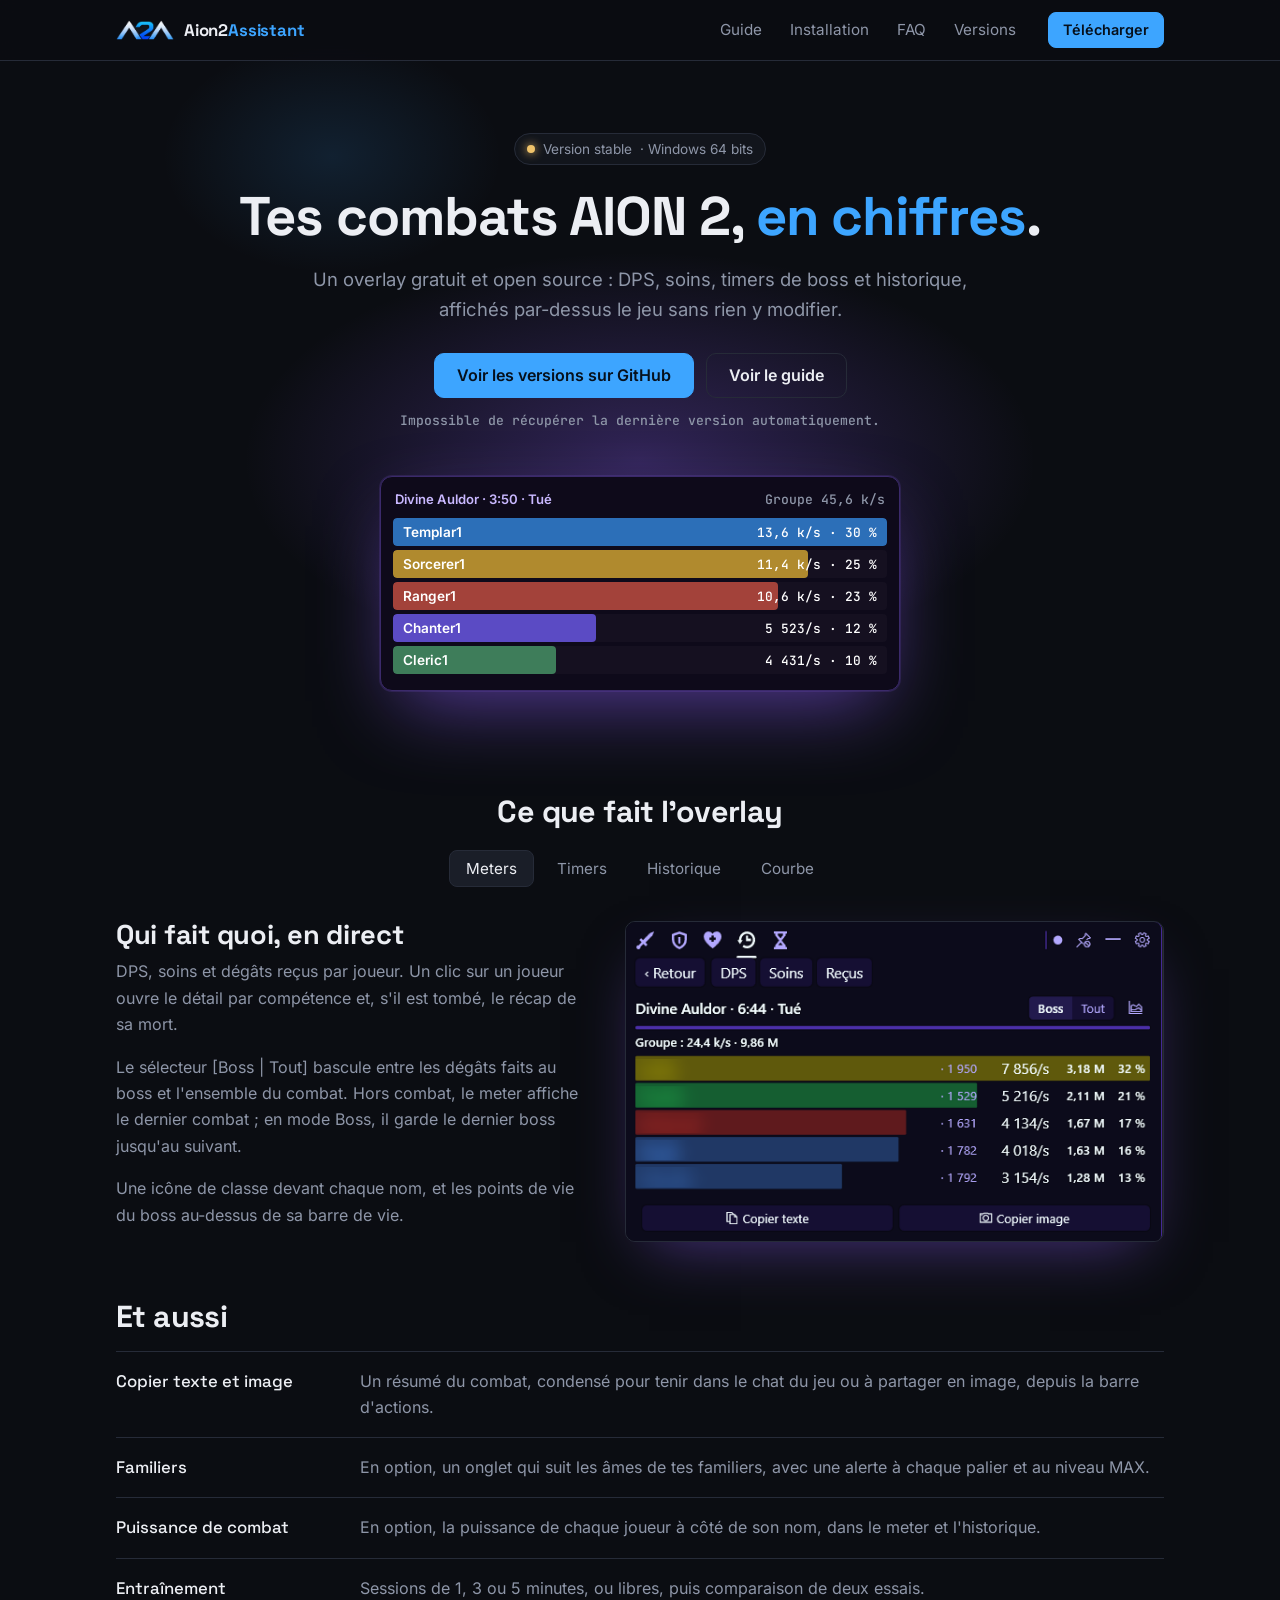
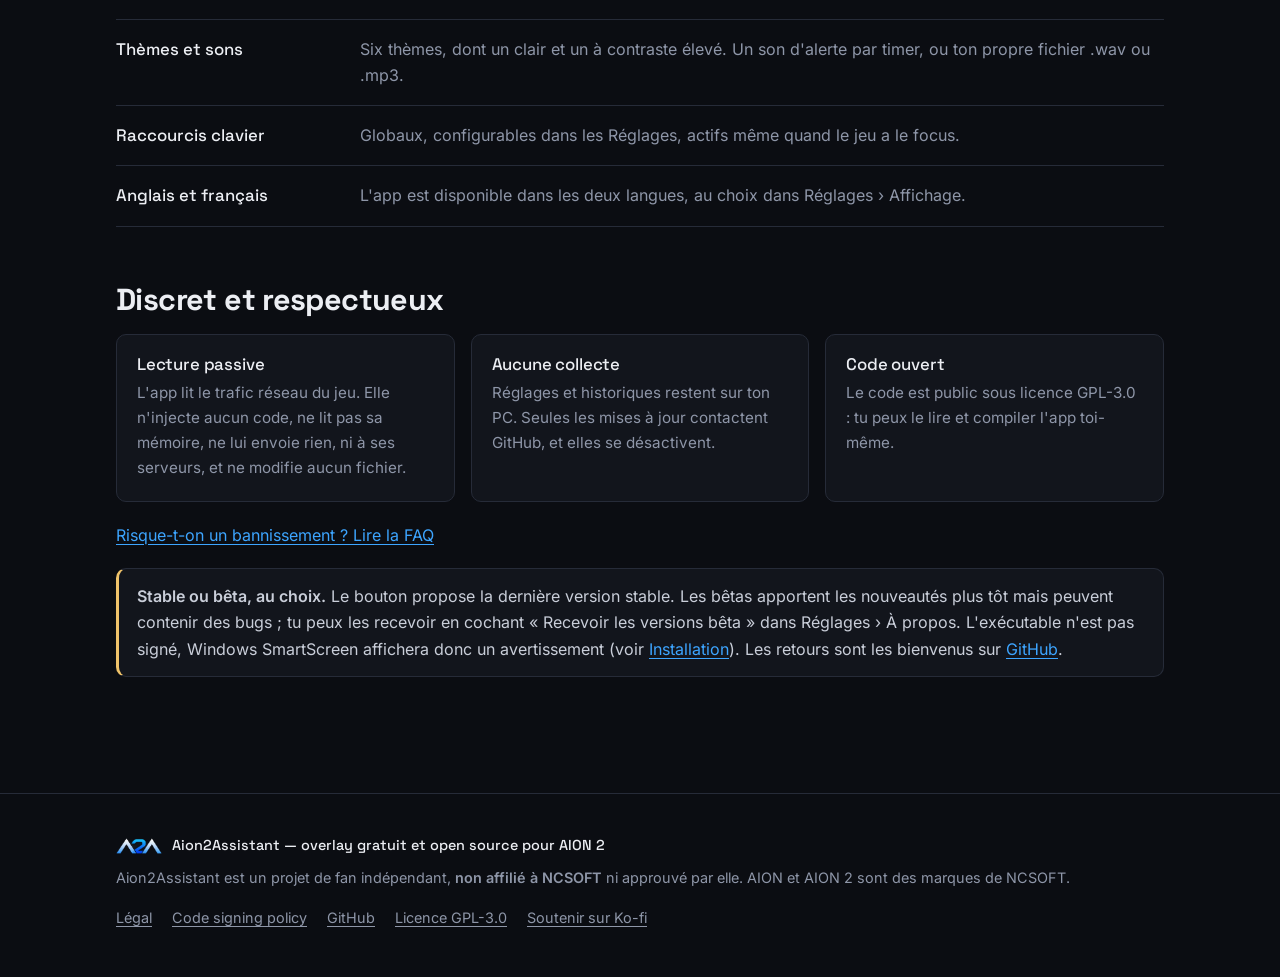
<file: site/index.html>
<!doctype html>
<html lang="fr">
<head>
<meta charset="utf-8">
<meta name="viewport" content="width=device-width, initial-scale=1">
<title>Aion2Assistant — overlay gratuit pour AION 2</title>
<meta name="description" content="Overlay gratuit et open source pour AION 2 : meters de DPS et de soins, timers de boss et historique des combats.">
<meta name="color-scheme" content="dark">
<meta name="theme-color" content="#0B0D12">
<meta http-equiv="Content-Security-Policy" content="default-src 'self'; script-src 'self'; style-src 'self'; img-src 'self'; connect-src https://api.github.com; object-src 'none'; base-uri 'self'; form-action 'none'">
<link rel="icon" href="assets/favicon.ico" sizes="any">
<link rel="icon" href="assets/favicon-32.png" type="image/png">
<link rel="apple-touch-icon" href="assets/apple-touch-icon.png">
<link rel="preload" href="assets/fonts/space-grotesk-latin-700-normal.woff2" as="font" type="font/woff2" crossorigin>
<link rel="preload" href="assets/fonts/inter-latin-400-normal.woff2" as="font" type="font/woff2" crossorigin>
<link rel="stylesheet" href="style.css">
</head>
<body>
<a class="skip-link" href="#contenu">Aller au contenu</a>
<header class="site-header">
<div class="wrap header-inner">
<a class="brand" href="index.html"><img src="assets/logo.png" alt="" width="64" height="22"><span class="brand-name">Aion2<span>Assistant</span></span></a>
<nav class="site-nav" id="site-nav" aria-label="Navigation principale">
<ul>
<li><a href="guide.html">Guide</a></li>
<li><a href="installation.html">Installation</a></li>
<li><a href="faq.html">FAQ</a></li>
<li><a href="notes.html">Versions</a></li>
</ul>
</nav>
<a class="btn btn-sm header-cta" href="installation.html#telecharger">Télécharger</a>
<button class="nav-toggle" type="button" aria-expanded="false" aria-controls="site-nav"><span class="sr-only">Menu</span><span class="nav-toggle-bars" aria-hidden="true"></span></button>
</div>
</header>
<main id="contenu">
<section class="hero" aria-labelledby="h-hero">
<div class="wrap">
<p class="pill"><span class="pill-dot" aria-hidden="true"></span><span data-version>Version stable</span> · Windows 64 bits</p>
<h1 id="h-hero">Tes combats AION 2, <em>en chiffres</em>.</h1>
<p class="lead">Un overlay gratuit et open source : DPS, soins, timers de boss et historique, affichés par-dessus le jeu sans rien y modifier.</p>
<div class="btn-row">
<a class="btn" data-download href="https://github.com/nathantek/aion2assistant/releases">Télécharger</a>
<a class="btn btn-ghost" href="guide.html">Voir le guide</a>
</div>
<p class="dl-meta" data-download-meta aria-live="polite">Windows 64 bits · gratuit · GPL-3.0</p>
<p class="dl-beta" data-beta hidden><a data-beta-link href="https://github.com/nathantek/aion2assistant/releases">Dernière bêta</a> <span class="muted">· nouveautés plus tôt, bugs possibles</span></p>
<div class="meter" aria-hidden="true">
<div class="meter-head"><span>Divine Auldor · 3:50 · Tué</span><span class="meter-total">Groupe 45,6 k/s</span></div>
<ol class="meter-bars">
<li class="meter-bar m1"><span>Templar1</span><span class="num">13,6 k/s · 30 %</span></li>
<li class="meter-bar m2"><span>Sorcerer1</span><span class="num">11,4 k/s · 25 %</span></li>
<li class="meter-bar m3"><span>Ranger1</span><span class="num">10,6 k/s · 23 %</span></li>
<li class="meter-bar m4"><span>Chanter1</span><span class="num">5 523/s · 12 %</span></li>
<li class="meter-bar m5"><span>Cleric1</span><span class="num">4 431/s · 10 %</span></li>
</ol>
</div>
<p class="sr-only">Exemple de meter : cinq joueurs classés par dégâts par seconde sur un combat de boss.</p>
</div>
</section>

<section class="showcase" aria-labelledby="h-showcase">
<div class="wrap">
<h2 id="h-showcase" class="section-title">Ce que fait l'overlay</h2>
<div class="tabs" role="tablist" aria-label="Fonctionnalités principales" hidden>
<button class="tab" type="button" role="tab" id="tab-meters" aria-controls="panel-meters" aria-selected="true">Meters</button>
<button class="tab" type="button" role="tab" id="tab-timers" aria-controls="panel-timers" aria-selected="false" tabindex="-1">Timers</button>
<button class="tab" type="button" role="tab" id="tab-historique" aria-controls="panel-historique" aria-selected="false" tabindex="-1">Historique</button>
<button class="tab" type="button" role="tab" id="tab-courbe" aria-controls="panel-courbe" aria-selected="false" tabindex="-1">Courbe</button>
</div>
<div class="tab-panel" id="panel-meters" role="tabpanel" aria-labelledby="tab-meters" tabindex="0">
<div><h3>Qui fait quoi, en direct</h3><p>DPS, soins et dégâts reçus par joueur. Un clic sur un joueur ouvre le détail par compétence et, s'il est tombé, le récap de sa mort.</p><p>Le sélecteur [Boss | Tout] bascule entre les dégâts faits au boss et l'ensemble du combat. Hors combat, le meter affiche le dernier combat ; en mode Boss, il garde le dernier boss jusqu'au suivant.</p><p>Une icône de classe devant chaque nom, et les points de vie du boss au-dessus de sa barre de vie.</p></div>
<img src="assets/shots/meter-neon.png" alt="Meter de dégâts d’un combat de boss, en mode Boss, avec la puissance de combat après chaque nom, pseudos floutés" width="574" height="340" loading="lazy">
</div>
<div class="tab-panel" id="panel-timers" role="tabpanel" aria-labelledby="tab-timers" tabindex="0">
<div><h3>Ne rate plus un boss</h3><p>Failles, quotidiennes, hebdos, donjons, resets, boss de terrain et Festival Shugo. Une alerte visuelle et un son au choix te préviennent avant chaque événement.</p></div>
<img src="assets/shots/timers.png" alt="Onglet Timers : Festival Shugo, faille spatio-temporelle, reset quotidien et reset hebdomadaire avec leurs comptes à rebours" width="575" height="334" loading="lazy">
</div>
<div class="tab-panel" id="panel-historique" role="tabpanel" aria-labelledby="tab-historique" tabindex="0">
<div><h3>Chaque combat, gardé 30 jours</h3><p>Les 100 derniers combats, en cartes : issue du combat, ton DPS, ton rang et ta part du groupe. Filtres et recherche par boss pour retrouver un combat ; tes records sont signalés par un trophée.</p></div>
<img src="assets/shots/historique.png" alt="Historique en cartes, filtre Boss actif : pour chaque combat, son issue, ton DPS, ton rang et ta part du groupe, avec les filtres Tous, Boss, Records et Entraînement et la recherche par boss" width="570" height="357" loading="lazy">
</div>
<div class="tab-panel" id="panel-courbe" role="tabpanel" aria-labelledby="tab-courbe" tabindex="0">
<div><h3>Le combat, seconde par seconde</h3><p>L'évolution du DPS de chaque joueur au fil du combat. Clique sur un nom dans la légende pour afficher ou masquer sa courbe.</p></div>
<img src="assets/shots/courbe.png" alt="Courbe de DPS du groupe sur un combat de 2 min 09, pseudos floutés" width="575" height="340" loading="lazy">
</div>
</div>
</section>

<section class="wrap" aria-labelledby="h-also">
<h2 id="h-also">Et aussi</h2>
<ul class="also">
<li><strong>Copier texte et image</strong><span>Un résumé du combat, condensé pour tenir dans le chat du jeu ou à partager en image, depuis la barre d'actions.</span></li>
<li><strong>Familiers</strong><span>En option, un onglet qui suit les âmes de tes familiers, avec une alerte à chaque palier et au niveau MAX.</span></li>
<li><strong>Puissance de combat</strong><span>En option, la puissance de chaque joueur à côté de son nom, dans le meter et l'historique.</span></li>
<li><strong>Entraînement</strong><span>Sessions de 1, 3 ou 5 minutes, ou libres, puis comparaison de deux essais.</span></li>
<li><strong>Thèmes et sons</strong><span>Six thèmes, dont un clair et un à contraste élevé. Un son d'alerte par timer, ou ton propre fichier .wav ou .mp3.</span></li>
<li><strong>Raccourcis clavier</strong><span>Globaux, configurables dans les Réglages, actifs même quand le jeu a le focus.</span></li>
<li><strong>Anglais et français</strong><span>L'app est disponible dans les deux langues, au choix dans Réglages › Affichage.</span></li>
</ul>
</section>

<section class="wrap" aria-labelledby="h-trust">
<h2 id="h-trust">Discret et respectueux</h2>
<ul class="trust">
<li><h3>Lecture passive</h3><p>L'app lit le trafic réseau du jeu. Elle n'injecte aucun code, ne lit pas sa mémoire, ne lui envoie rien, ni à ses serveurs, et ne modifie aucun fichier.</p></li>
<li><h3>Aucune collecte</h3><p>Réglages et historiques restent sur ton PC. Seules les mises à jour contactent GitHub, et elles se désactivent.</p></li>
<li><h3>Code ouvert</h3><p>Le code est public sous licence GPL-3.0 : tu peux le lire et compiler l'app toi-même.</p></li>
</ul>
<p><a href="faq.html#bannissement">Risque-t-on un bannissement ? Lire la FAQ</a></p>
<div class="callout callout-warn">
<p><strong>Stable ou bêta, au choix.</strong> Le bouton propose la dernière version stable. Les bêtas apportent les nouveautés plus tôt mais peuvent contenir des bugs ; tu peux les recevoir en cochant « Recevoir les versions bêta » dans Réglages › À propos. L'exécutable n'est pas signé, Windows SmartScreen affichera donc un avertissement (voir <a href="installation.html">Installation</a>). Les retours sont les bienvenus sur <a href="https://github.com/nathantek/aion2assistant/issues">GitHub</a>.</p>
</div>
</section>
</main>
<footer class="site-footer">
<div class="wrap footer-inner">
<p class="footer-brand"><img src="assets/logo.png" alt="" width="48" height="17">Aion2Assistant — overlay gratuit et open source pour AION 2</p>
<p>Aion2Assistant est un projet de fan indépendant, <strong>non affilié à NCSOFT</strong> ni approuvé par elle. AION et AION 2 sont des marques de NCSOFT.</p>
<ul class="footer-links">
<li><a href="legal.html">Légal</a></li>
<li><a href="legal.html#signature" lang="en">Code signing policy</a></li>
<li><a href="https://github.com/nathantek/aion2assistant">GitHub</a></li>
<li><a href="https://github.com/nathantek/aion2assistant/blob/main/LICENSE">Licence GPL-3.0</a></li>
<li><a href="https://ko-fi.com/nathantek">Soutenir sur Ko-fi</a></li>
</ul>
</div>
</footer>
<script src="ui.js" defer></script>
<script src="app.js" defer></script>
</body>
</html>
</file>
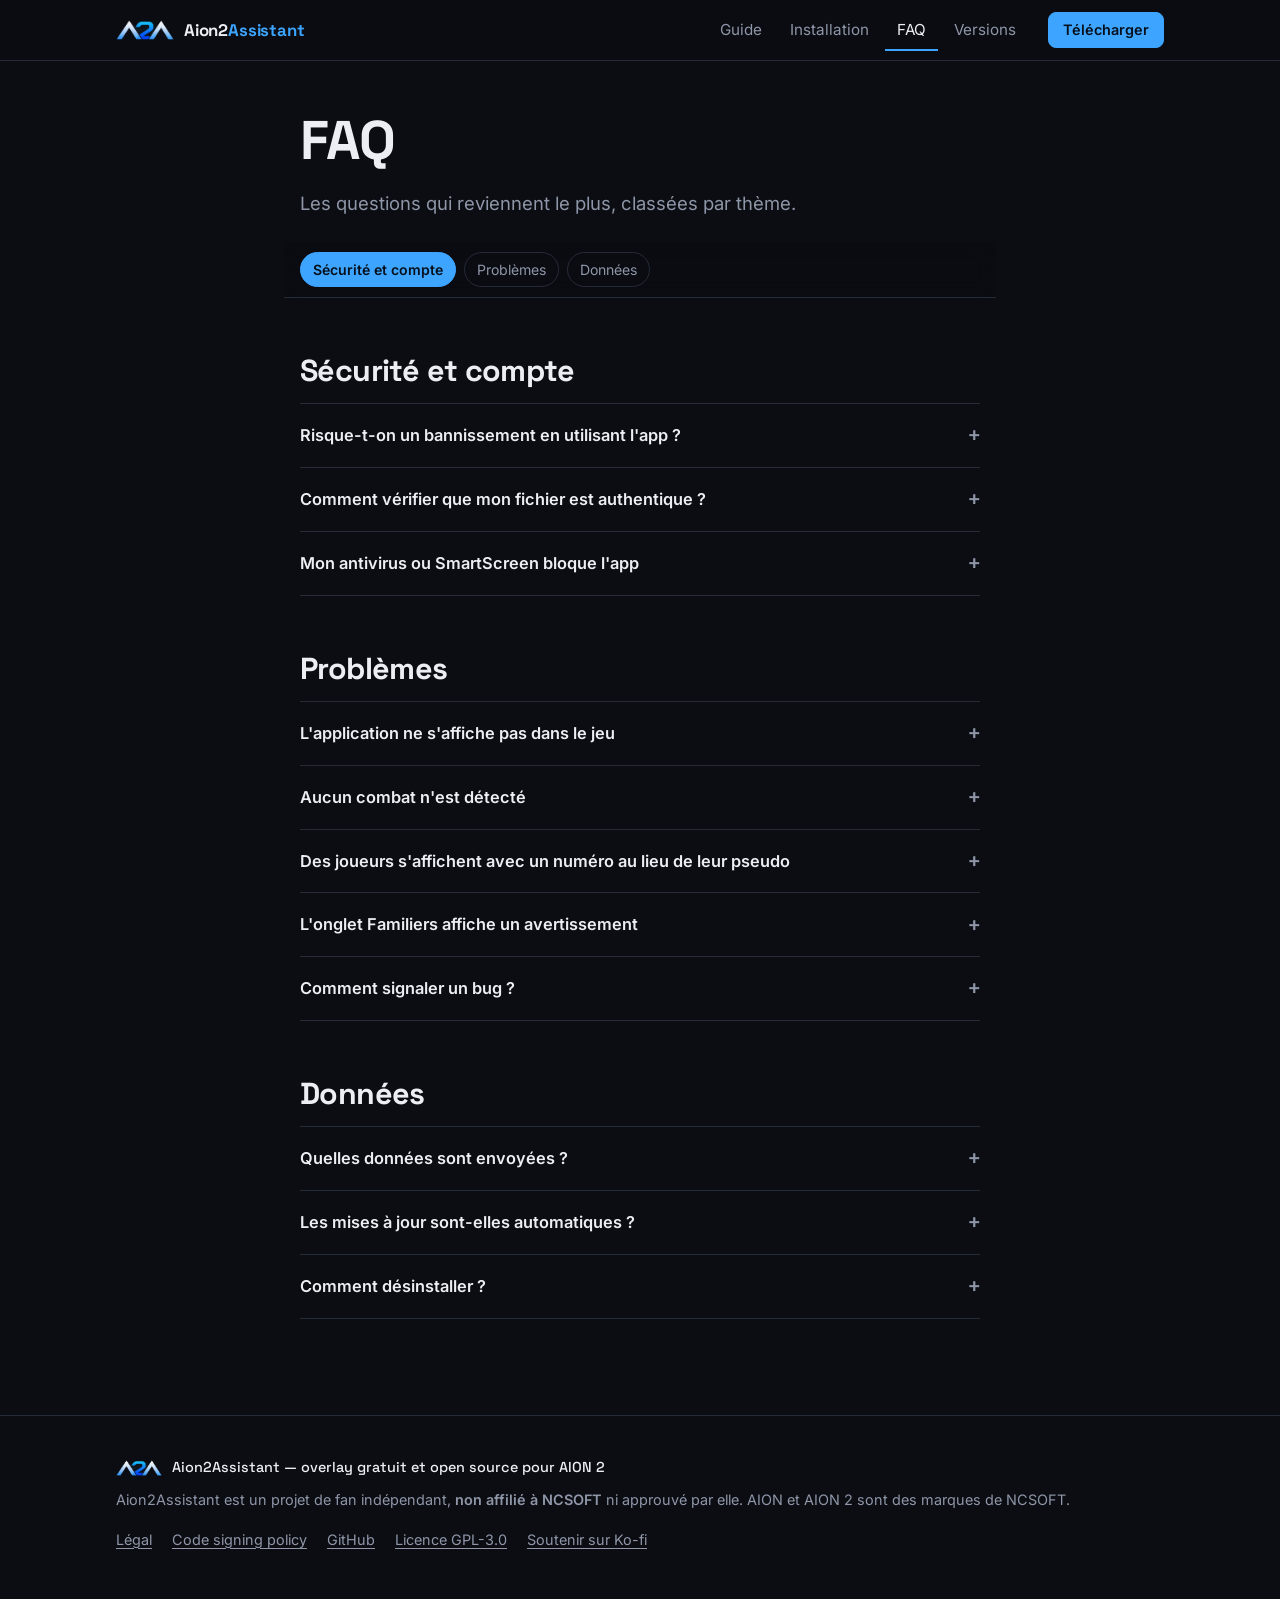
<file: site/faq.html>
<!doctype html>
<html lang="fr">
<head>
<meta charset="utf-8">
<meta name="viewport" content="width=device-width, initial-scale=1">
<title>FAQ — Aion2Assistant</title>
<meta name="description" content="Questions fréquentes : bannissement, affichage, combats non détectés, antivirus, données.">
<meta name="color-scheme" content="dark">
<meta name="theme-color" content="#0B0D12">
<meta http-equiv="Content-Security-Policy" content="default-src 'self'; script-src 'self'; style-src 'self'; img-src 'self'; connect-src https://api.github.com; object-src 'none'; base-uri 'self'; form-action 'none'">
<link rel="icon" href="assets/favicon.ico" sizes="any">
<link rel="icon" href="assets/favicon-32.png" type="image/png">
<link rel="apple-touch-icon" href="assets/apple-touch-icon.png">
<link rel="preload" href="assets/fonts/space-grotesk-latin-700-normal.woff2" as="font" type="font/woff2" crossorigin>
<link rel="preload" href="assets/fonts/inter-latin-400-normal.woff2" as="font" type="font/woff2" crossorigin>
<link rel="stylesheet" href="style.css">
</head>
<body>
<a class="skip-link" href="#contenu">Aller au contenu</a>
<header class="site-header">
<div class="wrap header-inner">
<a class="brand" href="index.html"><img src="assets/logo.png" alt="" width="64" height="22"><span class="brand-name">Aion2<span>Assistant</span></span></a>
<nav class="site-nav" id="site-nav" aria-label="Navigation principale">
<ul>
<li><a href="guide.html">Guide</a></li>
<li><a href="installation.html">Installation</a></li>
<li><a href="faq.html" aria-current="page">FAQ</a></li>
<li><a href="notes.html">Versions</a></li>
</ul>
</nav>
<a class="btn btn-sm header-cta" href="installation.html#telecharger">Télécharger</a>
<button class="nav-toggle" type="button" aria-expanded="false" aria-controls="site-nav"><span class="sr-only">Menu</span><span class="nav-toggle-bars" aria-hidden="true"></span></button>
</div>
</header>
<main id="contenu">
<div class="wrap prose">
<h1>FAQ</h1>
<p class="lead">Les questions qui reviennent le plus, classées par thème.</p>
<nav class="chips" aria-label="Thèmes de la FAQ">
<ul>
<li><a href="#securite">Sécurité et compte</a></li>
<li><a href="#problemes">Problèmes</a></li>
<li><a href="#donnees">Données</a></li>
</ul>
</nav>

<h2 id="securite">Sécurité et compte</h2>
<div class="faq-list">
<details class="faq" id="bannissement">
<summary>Risque-t-on un bannissement en utilisant l'app ?</summary>
<p>Aion2Assistant est un outil <strong>passif</strong> : il lit le trafic réseau du jeu, sans injecter de code, sans lire la mémoire du jeu, sans envoyer de paquet au jeu ni à ses serveurs et sans modifier de fichier du jeu. Cela réduit le risque, mais <strong>nous ne pouvons rien garantir</strong> : NCSOFT reste seule juge de ses règles et peut les faire évoluer. Les conditions d'utilisation du jeu s'appliquent, et l'usage de l'outil est à tes risques. Il t'appartient de vérifier que cet usage est permis.</p>
</details>
<details class="faq" id="authenticite">
<summary>Comment vérifier que mon fichier est authentique ?</summary>
<p>Télécharge l'app uniquement depuis ce site ou la page <a href="https://github.com/nathantek/aion2assistant/releases">Releases GitHub</a>. Chaque fichier d'une version est accompagné de son empreinte SHA-256 (fichier <code>.sha256</code>). Pour la comparer, ouvre PowerShell dans le dossier du fichier téléchargé et lance <code>Get-FileHash .\Aion2Assistant-win-Setup.exe</code> : la valeur affichée doit être identique. Si elle diffère, ne lance pas le fichier.</p>
<p>Tu peux aussi vérifier d'où vient le fichier : depuis la 0.3.6, chaque fichier publié a une attestation de build qui prouve qu'il a été construit par GitHub Actions à partir du dépôt public. Avec <a href="https://cli.github.com/">GitHub CLI</a>, lance <code>gh attestation verify Aion2Assistant-win-Setup.exe --repo nathantek/aion2assistant</code> : la vérification doit réussir.</p>
</details>
<details class="faq" id="antivirus">
<summary>Mon antivirus ou SmartScreen bloque l'app</summary>
<p>L'app n'est pas encore signée numériquement : SmartScreen s'affiche donc une fois, au lancement de l'installateur. Clique sur « Informations complémentaires », puis « Exécuter quand même ».</p>
<p>Un antivirus peut aussi signaler à tort un programme non signé et peu répandu, ou réagir à la capture réseau. Vérifie d'abord l'empreinte <code>.sha256</code> publiée avec la version (voir <a href="#authenticite">la question ci-dessus</a>), puis signale le faux positif à l'éditeur de ton antivirus et ouvre une <a href="https://github.com/nathantek/aion2assistant/issues">issue</a> sur le dépôt. Le code source est public et tu peux compiler l'app toi-même (voir le <a href="https://github.com/nathantek/aion2assistant">dépôt</a>).</p>
</details>
</div>

<h2 id="problemes">Problèmes</h2>
<div class="faq-list">
<details class="faq" id="overlay-invisible">
<summary>L'application ne s'affiche pas dans le jeu</summary>
<p>Passe le jeu en <strong>fenêtré sans bordure</strong> : en plein écran exclusif, les overlays sont masqués. Vérifie aussi que l'app est bien lancée et que son overlay n'a pas été masqué par un raccourci clavier.</p>
</details>
<details class="faq" id="aucun-combat">
<summary>Aucun combat n'est détecté</summary>
<p>Vérifie que <a href="https://npcap.com">Npcap</a> est installé et que l'option « Restrict Npcap driver's access to Administrators only » n'a <strong>pas</strong> été cochée (réinstalle Npcap si besoin). Lance l'app avant d'entrer en combat. Si le problème persiste, ouvre une <a href="https://github.com/nathantek/aion2assistant/issues">issue</a>.</p>
<p>À savoir : avec cette option décochée, n'importe quel programme de ton PC peut utiliser Npcap sans droits administrateur. C'est ce qui permet à Aion2Assistant de tourner sans droits admin, mais n'installe que des logiciels de confiance.</p>
</details>
<details class="faq" id="pseudos-inconnus">
<summary>Des joueurs s'affichent avec un numéro au lieu de leur pseudo</summary>
<p>Si l'app démarre, ou redémarre après une mise à jour, en pleine partie, elle ne connaît pas encore les pseudos : les joueurs apparaissent en « #numéro » et le meter affiche « Pseudos inconnus : change de zone pour les récupérer. » Change de zone ou téléporte-toi : dès que les pseudos arrivent, ils remplacent les numéros, y compris dans les combats déjà enregistrés depuis la dernière zone.</p>
</details>
<details class="faq" id="familiers-avertissement">
<summary>L'onglet Familiers affiche un avertissement</summary>
<p>L'app a été lancée après l'entrée en jeu : le jeu n'envoie l'état complet des familiers qu'à ce moment-là, et l'onglet montre donc le dernier état connu. Lance l'app avant le jeu, ou relance le jeu (ou change de personnage) pour synchroniser. Voir le <a href="guide.html#familiers">guide</a>.</p>
</details>
<details class="faq" id="signaler-bug">
<summary>Comment signaler un bug ?</summary>
<p>Ouvre une <a href="https://github.com/nathantek/aion2assistant/issues">issue sur GitHub</a> en décrivant le problème et la version utilisée.</p>
<p>Ne joins pas tes logs ni tes captures (<code>.log</code>, <code>.pcap</code>) à une issue publique : ils contiennent ton pseudo, ton serveur et le chat du jeu. Si on te les demande, on conviendra d'un envoi privé.</p>
</details>
</div>

<h2 id="donnees">Données</h2>
<div class="faq-list">
<details class="faq" id="donnees-envoyees">
<summary>Quelles données sont envoyées ?</summary>
<p>Aucune donnée personnelle ni donnée de jeu n'est collectée ou transmise. Tes réglages et historiques restent sur ton ordinateur. L'application contacte uniquement GitHub, pour vérifier et télécharger les mises à jour ; tu peux le désactiver dans Réglages › À propos.</p>
<p>Ce site n'utilise ni cookie ni pisteur. Seules les pages Accueil, Installation et Versions interrogent l'API publique de GitHub depuis ton navigateur pour afficher la dernière version (GitHub reçoit alors ton adresse IP et ton user-agent). Le bouton Télécharger de l'en-tête est un simple lien et ne contacte pas GitHub.</p>
</details>
<details class="faq" id="mises-a-jour">
<summary>Les mises à jour sont-elles automatiques ?</summary>
<p>Oui. L'app vérifie GitHub au démarrage puis toutes les 6 heures et télécharge la nouvelle version en arrière-plan. Elle ne l'installe qu'après ton clic sur « Redémarrer » dans le bandeau « Version X prête », ou à la fermeture de l'app. Pour couper, décoche « Mises à jour automatiques » dans Réglages › À propos : l'app ne fait alors plus aucun appel réseau.</p>
<p>Deux canaux de mise à jour existent : <strong>stable</strong>, par défaut pour une nouvelle installation, et <strong>bêta</strong>, qui apporte les nouveautés plus tôt mais peut contenir des bugs. Coche ou décoche « Recevoir les versions bêta » dans Réglages › À propos. Décocher ne change pas la version installée : la prochaine version téléchargée sera simplement une stable.</p>
</details>
<details class="faq" id="desinstallation">
<summary>Comment désinstaller ?</summary>
<p>Quitte l'app, puis désinstalle-la depuis Paramètres › Applications › Applications installées (version portable : supprime son dossier). Supprime ensuite <code>%AppData%\Aion2Assistant</code> pour effacer tes données. L'app ne crée ni service ni démarrage automatique. Toutes les étapes sont dans <a href="installation.html#desinstaller">Installation › Désinstaller</a>.</p>
</details>
</div>
</div>
</main>
<footer class="site-footer">
<div class="wrap footer-inner">
<p class="footer-brand"><img src="assets/logo.png" alt="" width="48" height="17">Aion2Assistant — overlay gratuit et open source pour AION 2</p>
<p>Aion2Assistant est un projet de fan indépendant, <strong>non affilié à NCSOFT</strong> ni approuvé par elle. AION et AION 2 sont des marques de NCSOFT.</p>
<ul class="footer-links">
<li><a href="legal.html">Légal</a></li>
<li><a href="legal.html#signature" lang="en">Code signing policy</a></li>
<li><a href="https://github.com/nathantek/aion2assistant">GitHub</a></li>
<li><a href="https://github.com/nathantek/aion2assistant/blob/main/LICENSE">Licence GPL-3.0</a></li>
<li><a href="https://ko-fi.com/nathantek">Soutenir sur Ko-fi</a></li>
</ul>
</div>
</footer>
<script src="ui.js" defer></script>
</body>
</html>
</file>
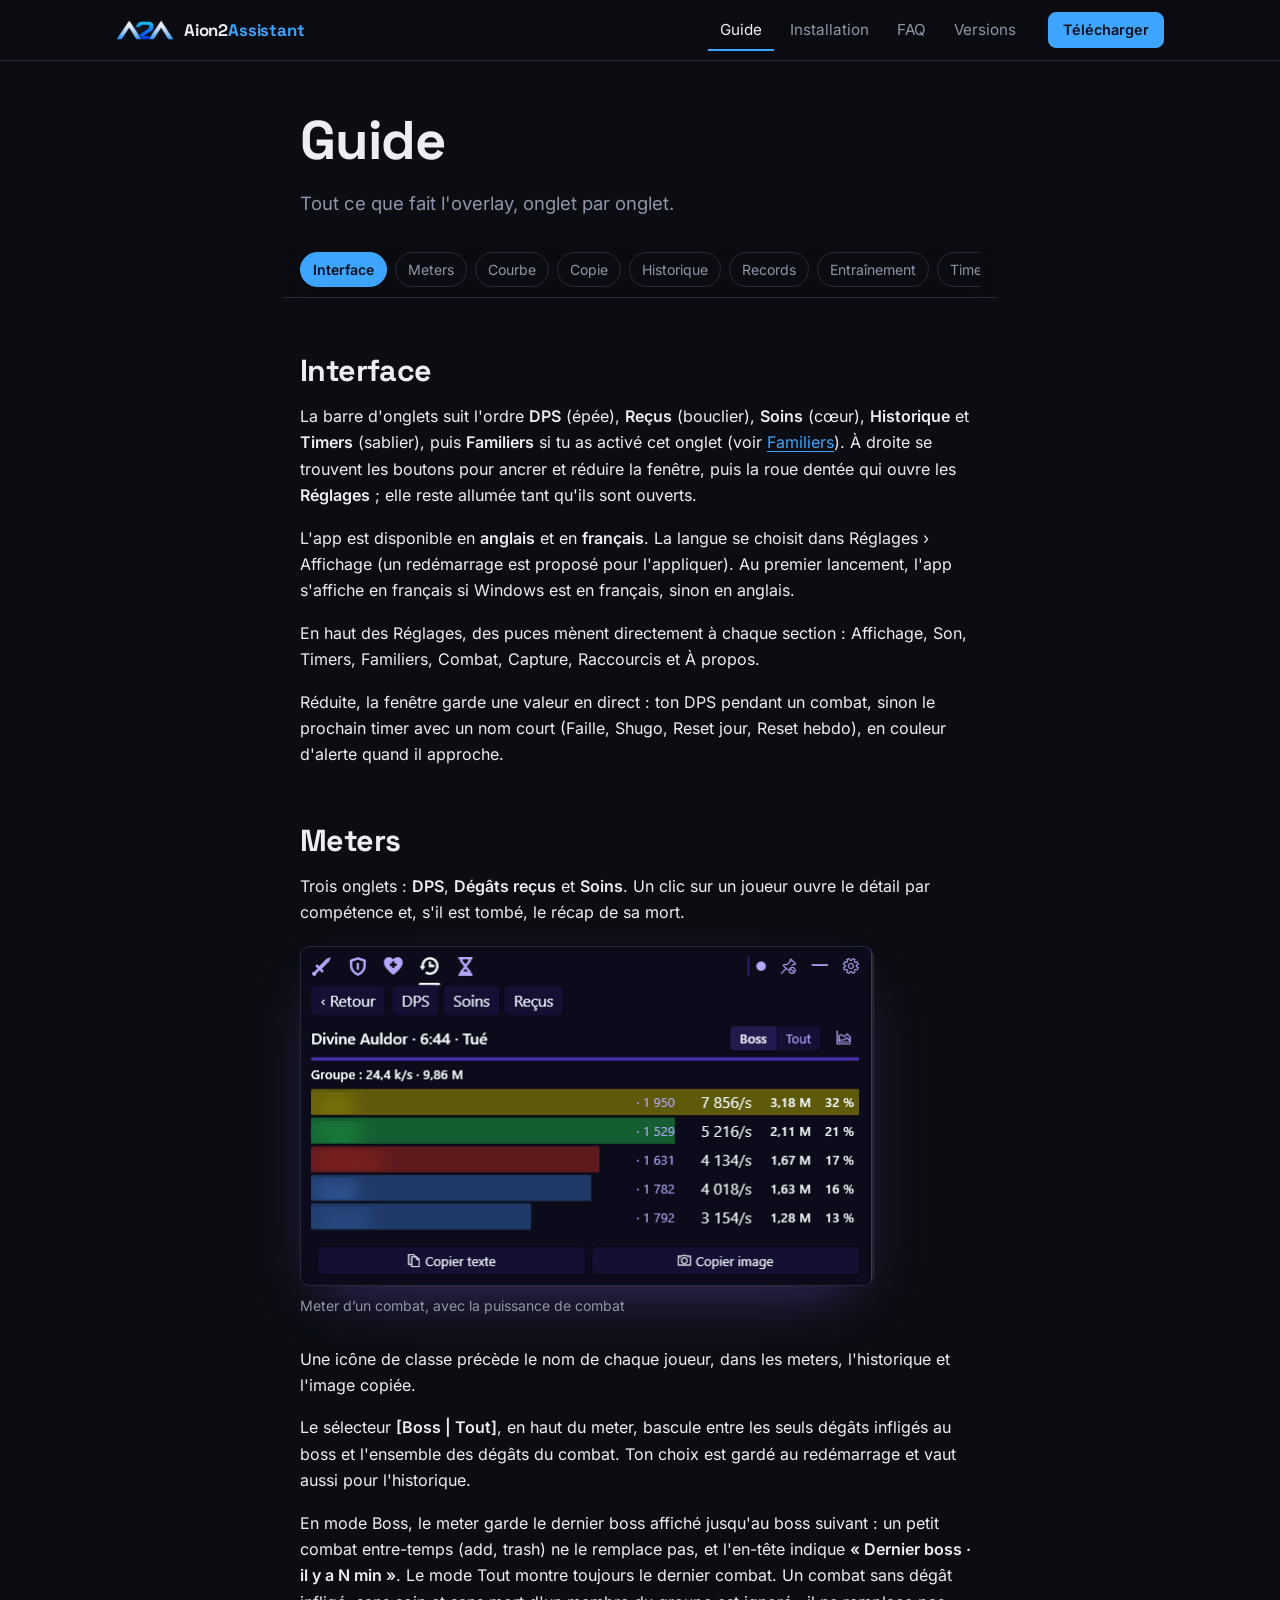
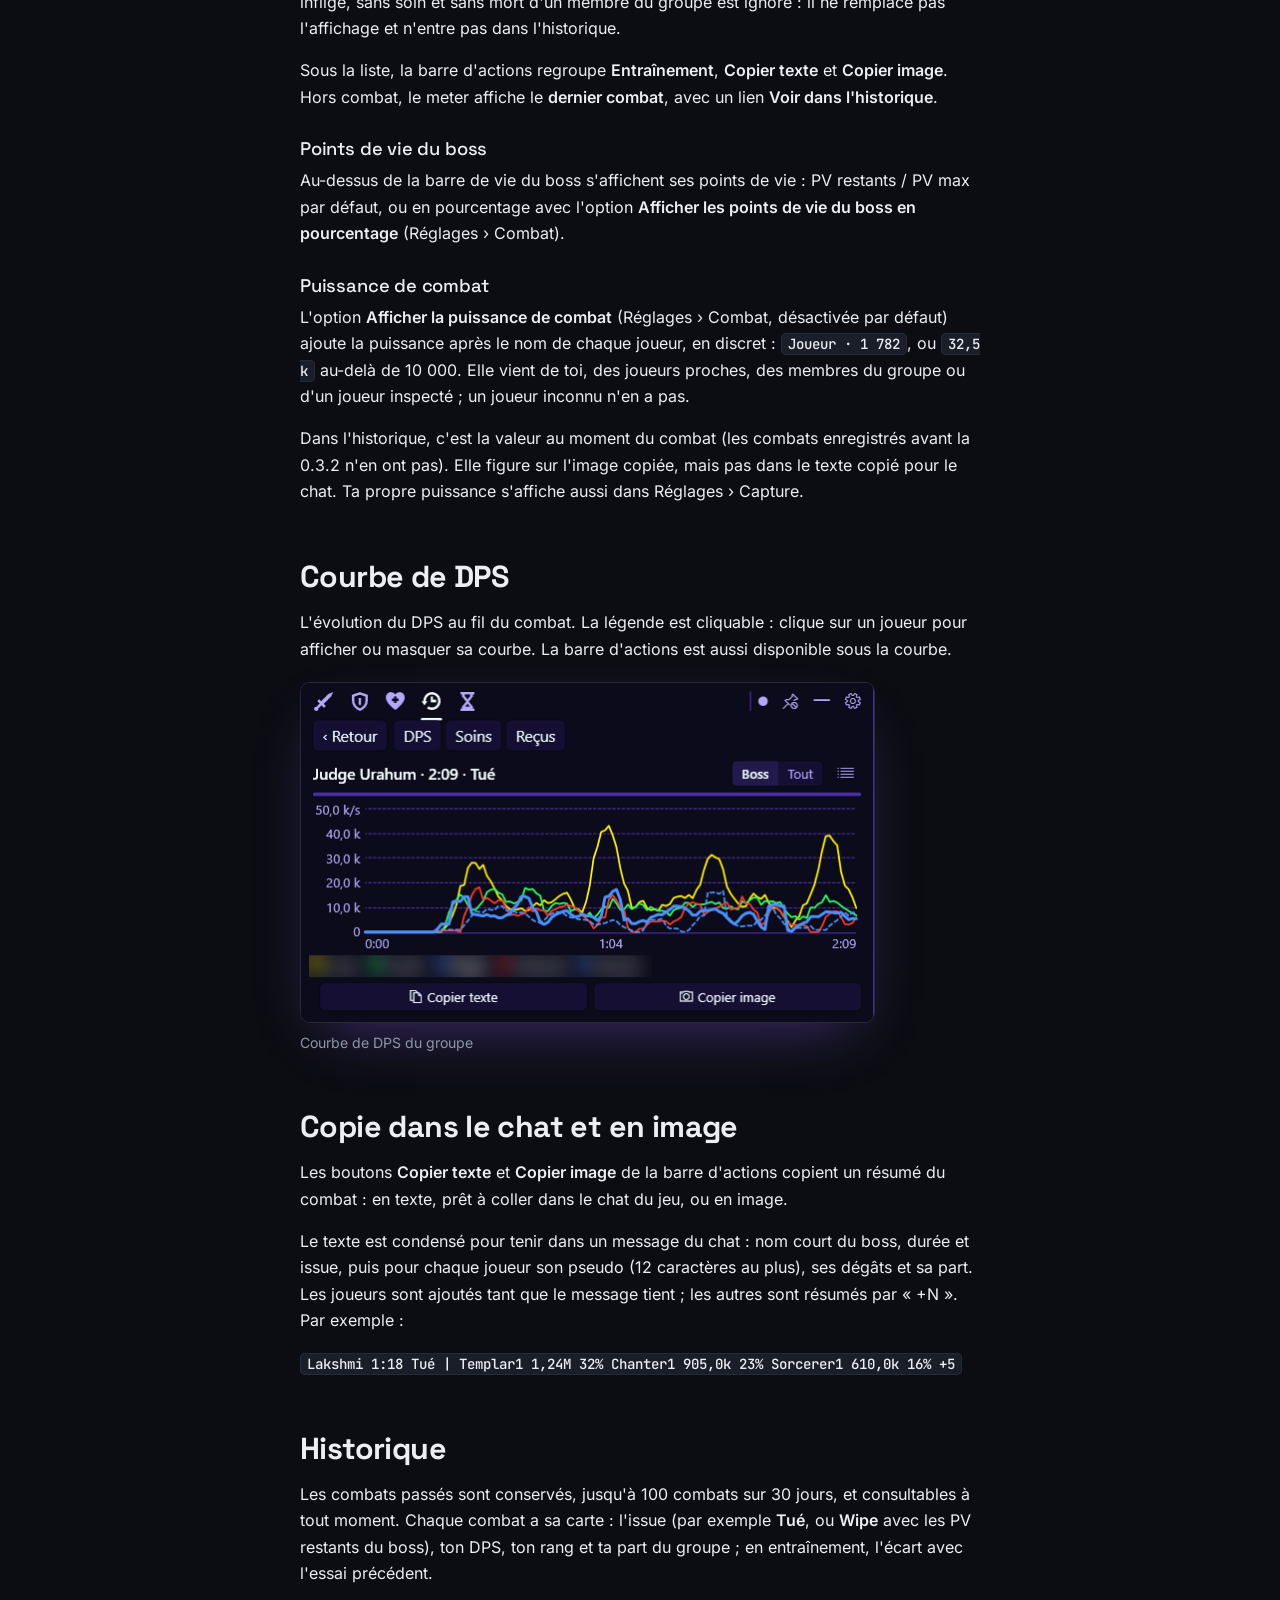
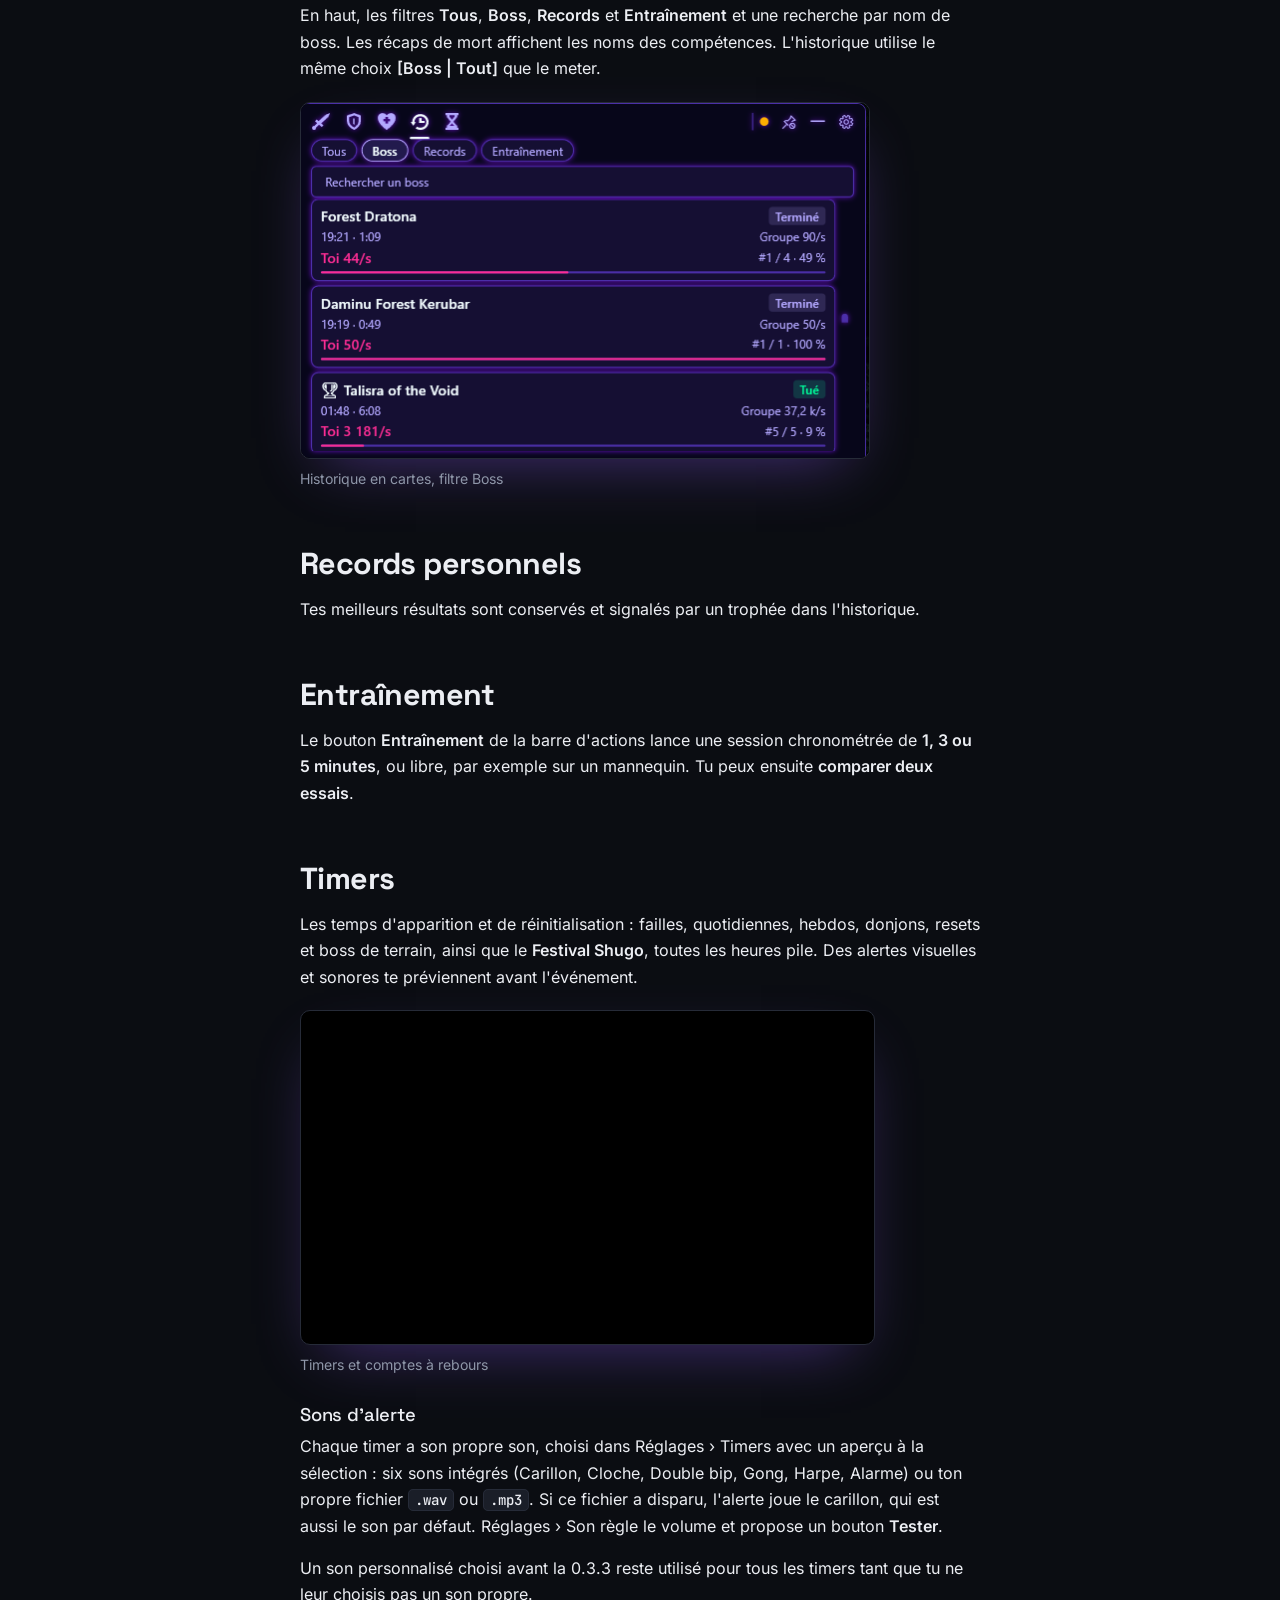
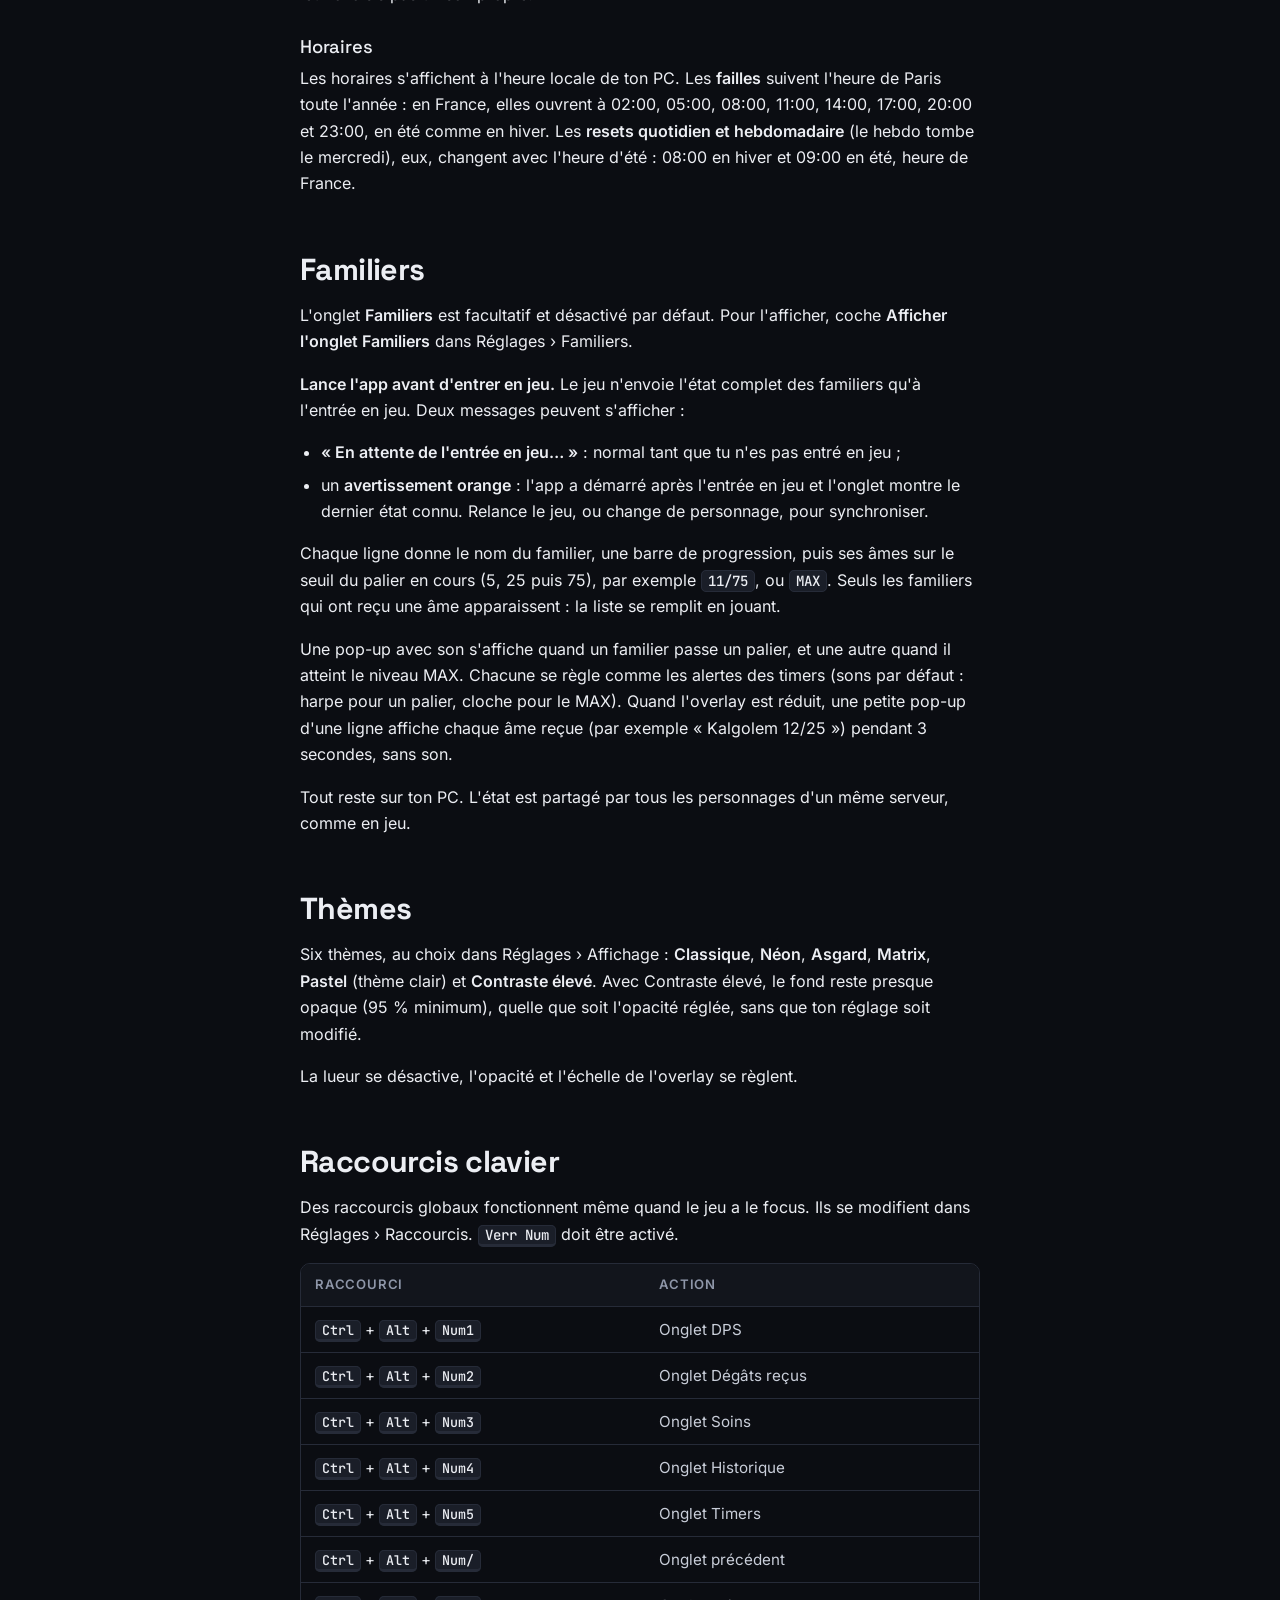
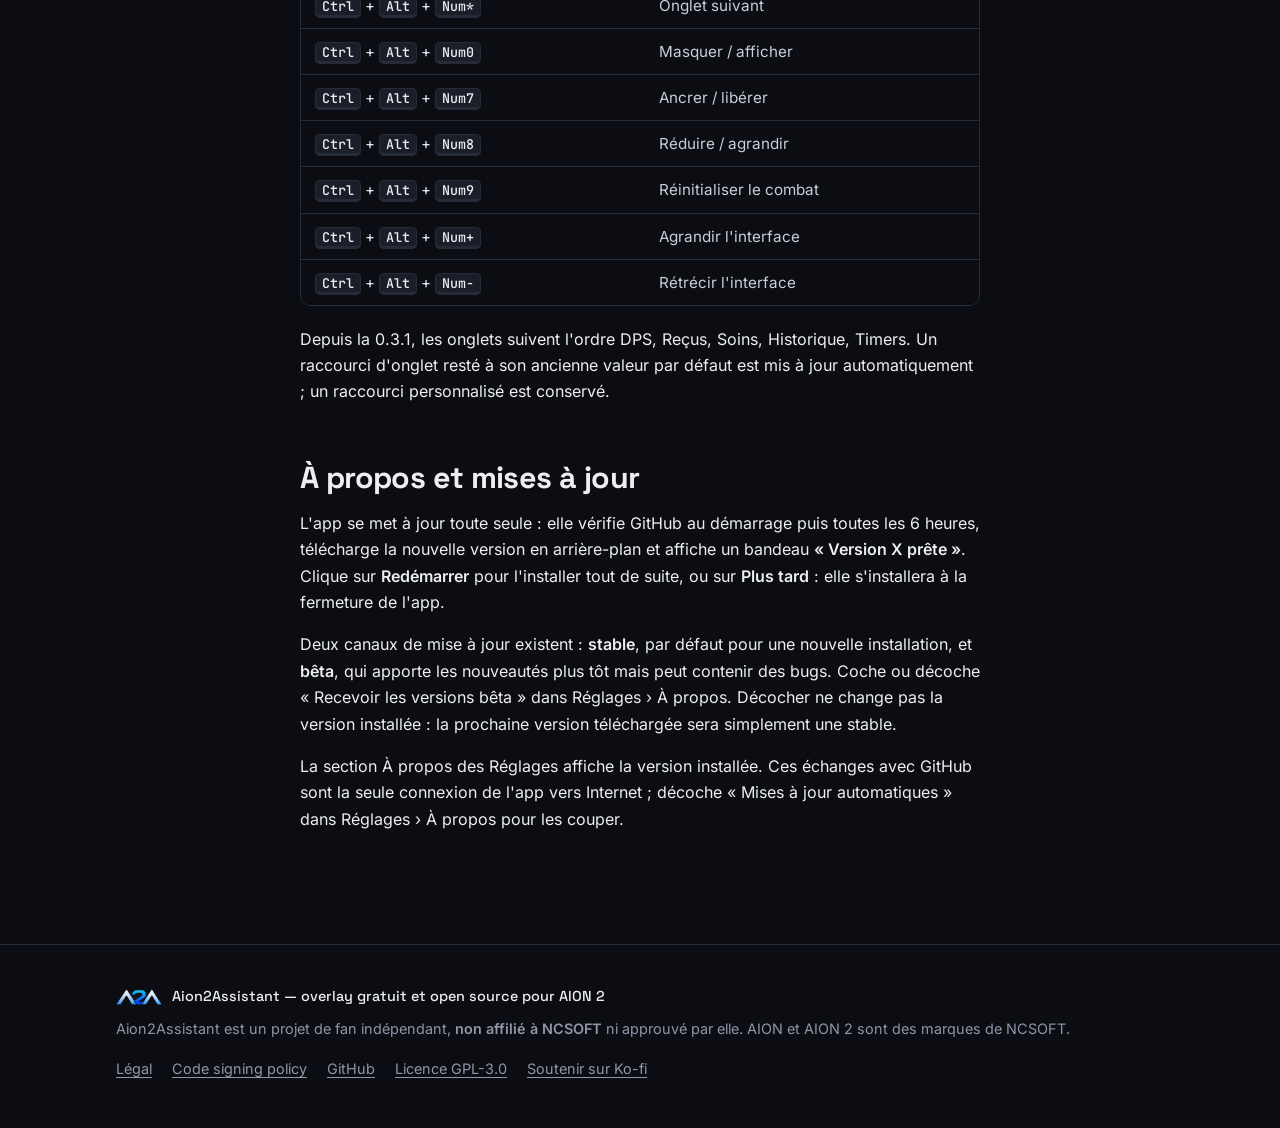
<file: site/guide.html>
<!doctype html>
<html lang="fr">
<head>
<meta charset="utf-8">
<meta name="viewport" content="width=device-width, initial-scale=1">
<title>Guide — Aion2Assistant</title>
<meta name="description" content="Guide d'utilisation d'Aion2Assistant : timers, meters, historique, records, entraînement, thèmes et raccourcis.">
<meta name="color-scheme" content="dark">
<meta name="theme-color" content="#0B0D12">
<meta http-equiv="Content-Security-Policy" content="default-src 'self'; script-src 'self'; style-src 'self'; img-src 'self'; connect-src https://api.github.com; object-src 'none'; base-uri 'self'; form-action 'none'">
<link rel="icon" href="assets/favicon.ico" sizes="any">
<link rel="icon" href="assets/favicon-32.png" type="image/png">
<link rel="apple-touch-icon" href="assets/apple-touch-icon.png">
<link rel="preload" href="assets/fonts/space-grotesk-latin-700-normal.woff2" as="font" type="font/woff2" crossorigin>
<link rel="preload" href="assets/fonts/inter-latin-400-normal.woff2" as="font" type="font/woff2" crossorigin>
<link rel="stylesheet" href="style.css">
</head>
<body>
<a class="skip-link" href="#contenu">Aller au contenu</a>
<header class="site-header">
<div class="wrap header-inner">
<a class="brand" href="index.html"><img src="assets/logo.png" alt="" width="64" height="22"><span class="brand-name">Aion2<span>Assistant</span></span></a>
<nav class="site-nav" id="site-nav" aria-label="Navigation principale">
<ul>
<li><a href="guide.html" aria-current="page">Guide</a></li>
<li><a href="installation.html">Installation</a></li>
<li><a href="faq.html">FAQ</a></li>
<li><a href="notes.html">Versions</a></li>
</ul>
</nav>
<a class="btn btn-sm header-cta" href="installation.html#telecharger">Télécharger</a>
<button class="nav-toggle" type="button" aria-expanded="false" aria-controls="site-nav"><span class="sr-only">Menu</span><span class="nav-toggle-bars" aria-hidden="true"></span></button>
</div>
</header>
<main id="contenu">
<div class="wrap prose">
<h1>Guide</h1>
<p class="lead">Tout ce que fait l'overlay, onglet par onglet.</p>
<nav class="chips" aria-label="Sections du guide">
<ul>
<li><a href="#interface">Interface</a></li>
<li><a href="#meters">Meters</a></li>
<li><a href="#courbe">Courbe</a></li>
<li><a href="#partage">Copie</a></li>
<li><a href="#historique">Historique</a></li>
<li><a href="#records">Records</a></li>
<li><a href="#entrainement">Entraînement</a></li>
<li><a href="#timers">Timers</a></li>
<li><a href="#familiers">Familiers</a></li>
<li><a href="#themes">Thèmes</a></li>
<li><a href="#raccourcis">Raccourcis</a></li>
<li><a href="#apropos">À propos</a></li>
</ul>
</nav>

<h2 id="interface">Interface</h2>
<p>La barre d'onglets suit l'ordre <strong>DPS</strong> (épée), <strong>Reçus</strong> (bouclier), <strong>Soins</strong> (cœur), <strong>Historique</strong> et <strong>Timers</strong> (sablier), puis <strong>Familiers</strong> si tu as activé cet onglet (voir <a href="#familiers">Familiers</a>). À droite se trouvent les boutons pour ancrer et réduire la fenêtre, puis la roue dentée qui ouvre les <strong>Réglages</strong> ; elle reste allumée tant qu'ils sont ouverts.</p>
<p>L'app est disponible en <strong>anglais</strong> et en <strong>français</strong>. La langue se choisit dans Réglages › Affichage (un redémarrage est proposé pour l'appliquer). Au premier lancement, l'app s'affiche en français si Windows est en français, sinon en anglais.</p>
<p>En haut des Réglages, des puces mènent directement à chaque section : Affichage, Son, Timers, Familiers, Combat, Capture, Raccourcis et À propos.</p>
<p>Réduite, la fenêtre garde une valeur en direct : ton DPS pendant un combat, sinon le prochain timer avec un nom court (Faille, Shugo, Reset jour, Reset hebdo), en couleur d'alerte quand il approche.</p>

<h2 id="meters">Meters</h2>
<p>Trois onglets : <strong>DPS</strong>, <strong>Dégâts reçus</strong> et <strong>Soins</strong>. Un clic sur un joueur ouvre le détail par compétence et, s'il est tombé, le récap de sa mort.</p>
<figure class="shot"><img src="assets/shots/meter-neon.png" alt="Meter de dégâts d’un combat de boss, en mode Boss, avec la puissance de combat après chaque nom, pseudos floutés" width="574" height="340" loading="lazy"><figcaption>Meter d’un combat, avec la puissance de combat</figcaption></figure>
<p>Une icône de classe précède le nom de chaque joueur, dans les meters, l'historique et l'image copiée.</p>
<p>Le sélecteur <strong>[Boss | Tout]</strong>, en haut du meter, bascule entre les seuls dégâts infligés au boss et l'ensemble des dégâts du combat. Ton choix est gardé au redémarrage et vaut aussi pour l'historique.</p>
<p>En mode Boss, le meter garde le dernier boss affiché jusqu'au boss suivant : un petit combat entre-temps (add, trash) ne le remplace pas, et l'en-tête indique <strong>« Dernier boss · il y a N min »</strong>. Le mode Tout montre toujours le dernier combat. Un combat sans dégât infligé, sans soin et sans mort d'un membre du groupe est ignoré : il ne remplace pas l'affichage et n'entre pas dans l'historique.</p>
<p>Sous la liste, la barre d'actions regroupe <strong>Entraînement</strong>, <strong>Copier texte</strong> et <strong>Copier image</strong>. Hors combat, le meter affiche le <strong>dernier combat</strong>, avec un lien <strong>Voir dans l'historique</strong>.</p>
<h3>Points de vie du boss</h3>
<p>Au-dessus de la barre de vie du boss s'affichent ses points de vie : PV restants / PV max par défaut, ou en pourcentage avec l'option <strong>Afficher les points de vie du boss en pourcentage</strong> (Réglages › Combat).</p>
<!-- TODO capture : meter avec icônes de classe et PV du boss au-dessus de la barre (pseudos floutés) -->
<h3>Puissance de combat</h3>
<p>L'option <strong>Afficher la puissance de combat</strong> (Réglages › Combat, désactivée par défaut) ajoute la puissance après le nom de chaque joueur, en discret : <code>Joueur · 1 782</code>, ou <code>32,5 k</code> au-delà de 10 000. Elle vient de toi, des joueurs proches, des membres du groupe ou d'un joueur inspecté ; un joueur inconnu n'en a pas.</p>
<p>Dans l'historique, c'est la valeur au moment du combat (les combats enregistrés avant la 0.3.2 n'en ont pas). Elle figure sur l'image copiée, mais pas dans le texte copié pour le chat. Ta propre puissance s'affiche aussi dans Réglages › Capture.</p>

<h2 id="courbe">Courbe de DPS</h2>
<p>L'évolution du DPS au fil du combat. La légende est cliquable : clique sur un joueur pour afficher ou masquer sa courbe. La barre d'actions est aussi disponible sous la courbe.</p>
<figure class="shot"><img src="assets/shots/courbe.png" alt="Courbe de DPS du groupe sur un combat de 2 min 09, pseudos floutés" width="575" height="340" loading="lazy"><figcaption>Courbe de DPS du groupe</figcaption></figure>

<h2 id="partage">Copie dans le chat et en image</h2>
<p>Les boutons <strong>Copier texte</strong> et <strong>Copier image</strong> de la barre d'actions copient un résumé du combat : en texte, prêt à coller dans le chat du jeu, ou en image.</p>
<p>Le texte est condensé pour tenir dans un message du chat : nom court du boss, durée et issue, puis pour chaque joueur son pseudo (12 caractères au plus), ses dégâts et sa part. Les joueurs sont ajoutés tant que le message tient ; les autres sont résumés par « +N ». Par exemple :</p>
<p><code>Lakshmi 1:18 Tué | Templar1 1,24M 32% Chanter1 905,0k 23% Sorcerer1 610,0k 16% +5</code></p>

<h2 id="historique">Historique</h2>
<p>Les combats passés sont conservés, jusqu'à 100 combats sur 30 jours, et consultables à tout moment. Chaque combat a sa carte : l'issue (par exemple <strong>Tué</strong>, ou <strong>Wipe</strong> avec les PV restants du boss), ton DPS, ton rang et ta part du groupe ; en entraînement, l'écart avec l'essai précédent.</p>
<p>En haut, les filtres <strong>Tous</strong>, <strong>Boss</strong>, <strong>Records</strong> et <strong>Entraînement</strong> et une recherche par nom de boss. Les récaps de mort affichent les noms des compétences. L'historique utilise le même choix <strong>[Boss | Tout]</strong> que le meter.</p>
<figure class="shot"><img src="assets/shots/historique.png" alt="Historique en cartes, filtre Boss actif : pour chaque combat, son issue, ton DPS, ton rang et ta part du groupe, avec les filtres Tous, Boss, Records et Entraînement et la recherche par boss" width="570" height="357" loading="lazy"><figcaption>Historique en cartes, filtre Boss</figcaption></figure>

<h2 id="records">Records personnels</h2>
<p>Tes meilleurs résultats sont conservés et signalés par un trophée dans l'historique.</p>

<h2 id="entrainement">Entraînement</h2>
<p>Le bouton <strong>Entraînement</strong> de la barre d'actions lance une session chronométrée de <strong>1, 3 ou 5 minutes</strong>, ou libre, par exemple sur un mannequin. Tu peux ensuite <strong>comparer deux essais</strong>.</p>

<h2 id="timers">Timers</h2>
<p>Les temps d'apparition et de réinitialisation : failles, quotidiennes, hebdos, donjons, resets et boss de terrain, ainsi que le <strong>Festival Shugo</strong>, toutes les heures pile. Des alertes visuelles et sonores te préviennent avant l'événement.</p>
<figure class="shot"><img src="assets/shots/timers.png" alt="Onglet Timers : Festival Shugo, faille spatio-temporelle, reset quotidien et reset hebdomadaire avec leurs comptes à rebours" width="575" height="334" loading="lazy"><figcaption>Timers et comptes à rebours</figcaption></figure>
<h3>Sons d'alerte</h3>
<p>Chaque timer a son propre son, choisi dans Réglages › Timers avec un aperçu à la sélection : six sons intégrés (Carillon, Cloche, Double bip, Gong, Harpe, Alarme) ou ton propre fichier <code>.wav</code> ou <code>.mp3</code>. Si ce fichier a disparu, l'alerte joue le carillon, qui est aussi le son par défaut. Réglages › Son règle le volume et propose un bouton <strong>Tester</strong>.</p>
<p>Un son personnalisé choisi avant la 0.3.3 reste utilisé pour tous les timers tant que tu ne leur choisis pas un son propre.</p>
<h3>Horaires</h3>
<p>Les horaires s'affichent à l'heure locale de ton PC. Les <strong>failles</strong> suivent l'heure de Paris toute l'année : en France, elles ouvrent à 02:00, 05:00, 08:00, 11:00, 14:00, 17:00, 20:00 et 23:00, en été comme en hiver. Les <strong>resets quotidien et hebdomadaire</strong> (le hebdo tombe le mercredi), eux, changent avec l'heure d'été : 08:00 en hiver et 09:00 en été, heure de France.</p>

<h2 id="familiers">Familiers</h2>
<p>L'onglet <strong>Familiers</strong> est facultatif et désactivé par défaut. Pour l'afficher, coche <strong>Afficher l'onglet Familiers</strong> dans Réglages › Familiers.</p>
<p><strong>Lance l'app avant d'entrer en jeu.</strong> Le jeu n'envoie l'état complet des familiers qu'à l'entrée en jeu. Deux messages peuvent s'afficher :</p>
<ul>
<li><strong>« En attente de l'entrée en jeu… »</strong> : normal tant que tu n'es pas entré en jeu ;</li>
<li>un <strong>avertissement orange</strong> : l'app a démarré après l'entrée en jeu et l'onglet montre le dernier état connu. Relance le jeu, ou change de personnage, pour synchroniser.</li>
</ul>
<p>Chaque ligne donne le nom du familier, une barre de progression, puis ses âmes sur le seuil du palier en cours (5, 25 puis 75), par exemple <code>11/75</code>, ou <code>MAX</code>. Seuls les familiers qui ont reçu une âme apparaissent : la liste se remplit en jouant.</p>
<p>Une pop-up avec son s'affiche quand un familier passe un palier, et une autre quand il atteint le niveau MAX. Chacune se règle comme les alertes des timers (sons par défaut : harpe pour un palier, cloche pour le MAX). Quand l'overlay est réduit, une petite pop-up d'une ligne affiche chaque âme reçue (par exemple « Kalgolem 12/25 ») pendant 3 secondes, sans son.</p>
<p>Tout reste sur ton PC. L'état est partagé par tous les personnages d'un même serveur, comme en jeu.</p>
<!-- TODO capture : onglet Familiers (aucun pseudo de joueur visible) -->

<h2 id="themes">Thèmes</h2>
<p>Six thèmes, au choix dans Réglages › Affichage : <strong>Classique</strong>, <strong>Néon</strong>, <strong>Asgard</strong>, <strong>Matrix</strong>, <strong>Pastel</strong> (thème clair) et <strong>Contraste élevé</strong>. Avec Contraste élevé, le fond reste presque opaque (95 % minimum), quelle que soit l'opacité réglée, sans que ton réglage soit modifié.</p>
<p>La lueur se désactive, l'opacité et l'échelle de l'overlay se règlent.</p>

<h2 id="raccourcis">Raccourcis clavier</h2>
<p>Des raccourcis globaux fonctionnent même quand le jeu a le focus. Ils se modifient dans Réglages › Raccourcis. <kbd>Verr Num</kbd> doit être activé.</p>
<div class="table-wrap">
<table class="keys">
<thead><tr><th scope="col">Raccourci</th><th scope="col">Action</th></tr></thead>
<tbody>
<tr><td><kbd>Ctrl</kbd> + <kbd>Alt</kbd> + <kbd>Num1</kbd></td><td>Onglet DPS</td></tr>
<tr><td><kbd>Ctrl</kbd> + <kbd>Alt</kbd> + <kbd>Num2</kbd></td><td>Onglet Dégâts reçus</td></tr>
<tr><td><kbd>Ctrl</kbd> + <kbd>Alt</kbd> + <kbd>Num3</kbd></td><td>Onglet Soins</td></tr>
<tr><td><kbd>Ctrl</kbd> + <kbd>Alt</kbd> + <kbd>Num4</kbd></td><td>Onglet Historique</td></tr>
<tr><td><kbd>Ctrl</kbd> + <kbd>Alt</kbd> + <kbd>Num5</kbd></td><td>Onglet Timers</td></tr>
<tr><td><kbd>Ctrl</kbd> + <kbd>Alt</kbd> + <kbd>Num/</kbd></td><td>Onglet précédent</td></tr>
<tr><td><kbd>Ctrl</kbd> + <kbd>Alt</kbd> + <kbd>Num*</kbd></td><td>Onglet suivant</td></tr>
<tr><td><kbd>Ctrl</kbd> + <kbd>Alt</kbd> + <kbd>Num0</kbd></td><td>Masquer / afficher</td></tr>
<tr><td><kbd>Ctrl</kbd> + <kbd>Alt</kbd> + <kbd>Num7</kbd></td><td>Ancrer / libérer</td></tr>
<tr><td><kbd>Ctrl</kbd> + <kbd>Alt</kbd> + <kbd>Num8</kbd></td><td>Réduire / agrandir</td></tr>
<tr><td><kbd>Ctrl</kbd> + <kbd>Alt</kbd> + <kbd>Num9</kbd></td><td>Réinitialiser le combat</td></tr>
<tr><td><kbd>Ctrl</kbd> + <kbd>Alt</kbd> + <kbd>Num+</kbd></td><td>Agrandir l'interface</td></tr>
<tr><td><kbd>Ctrl</kbd> + <kbd>Alt</kbd> + <kbd>Num-</kbd></td><td>Rétrécir l'interface</td></tr>
</tbody>
</table>
</div>
<p>Depuis la 0.3.1, les onglets suivent l'ordre DPS, Reçus, Soins, Historique, Timers. Un raccourci d'onglet resté à son ancienne valeur par défaut est mis à jour automatiquement ; un raccourci personnalisé est conservé.</p>

<h2 id="apropos">À propos et mises à jour</h2>
<p>L'app se met à jour toute seule : elle vérifie GitHub au démarrage puis toutes les 6 heures, télécharge la nouvelle version en arrière-plan et affiche un bandeau <strong>« Version X prête »</strong>. Clique sur <strong>Redémarrer</strong> pour l'installer tout de suite, ou sur <strong>Plus tard</strong> : elle s'installera à la fermeture de l'app.</p>
<p>Deux canaux de mise à jour existent : <strong>stable</strong>, par défaut pour une nouvelle installation, et <strong>bêta</strong>, qui apporte les nouveautés plus tôt mais peut contenir des bugs. Coche ou décoche « Recevoir les versions bêta » dans Réglages › À propos. Décocher ne change pas la version installée : la prochaine version téléchargée sera simplement une stable.</p>
<p>La section À propos des Réglages affiche la version installée. Ces échanges avec GitHub sont la seule connexion de l'app vers Internet ; décoche « Mises à jour automatiques » dans Réglages › À propos pour les couper.</p>
</div>
</main>
<footer class="site-footer">
<div class="wrap footer-inner">
<p class="footer-brand"><img src="assets/logo.png" alt="" width="48" height="17">Aion2Assistant — overlay gratuit et open source pour AION 2</p>
<p>Aion2Assistant est un projet de fan indépendant, <strong>non affilié à NCSOFT</strong> ni approuvé par elle. AION et AION 2 sont des marques de NCSOFT.</p>
<ul class="footer-links">
<li><a href="legal.html">Légal</a></li>
<li><a href="legal.html#signature" lang="en">Code signing policy</a></li>
<li><a href="https://github.com/nathantek/aion2assistant">GitHub</a></li>
<li><a href="https://github.com/nathantek/aion2assistant/blob/main/LICENSE">Licence GPL-3.0</a></li>
<li><a href="https://ko-fi.com/nathantek">Soutenir sur Ko-fi</a></li>
</ul>
</div>
</footer>
<script src="ui.js" defer></script>
</body>
</html>
</file>
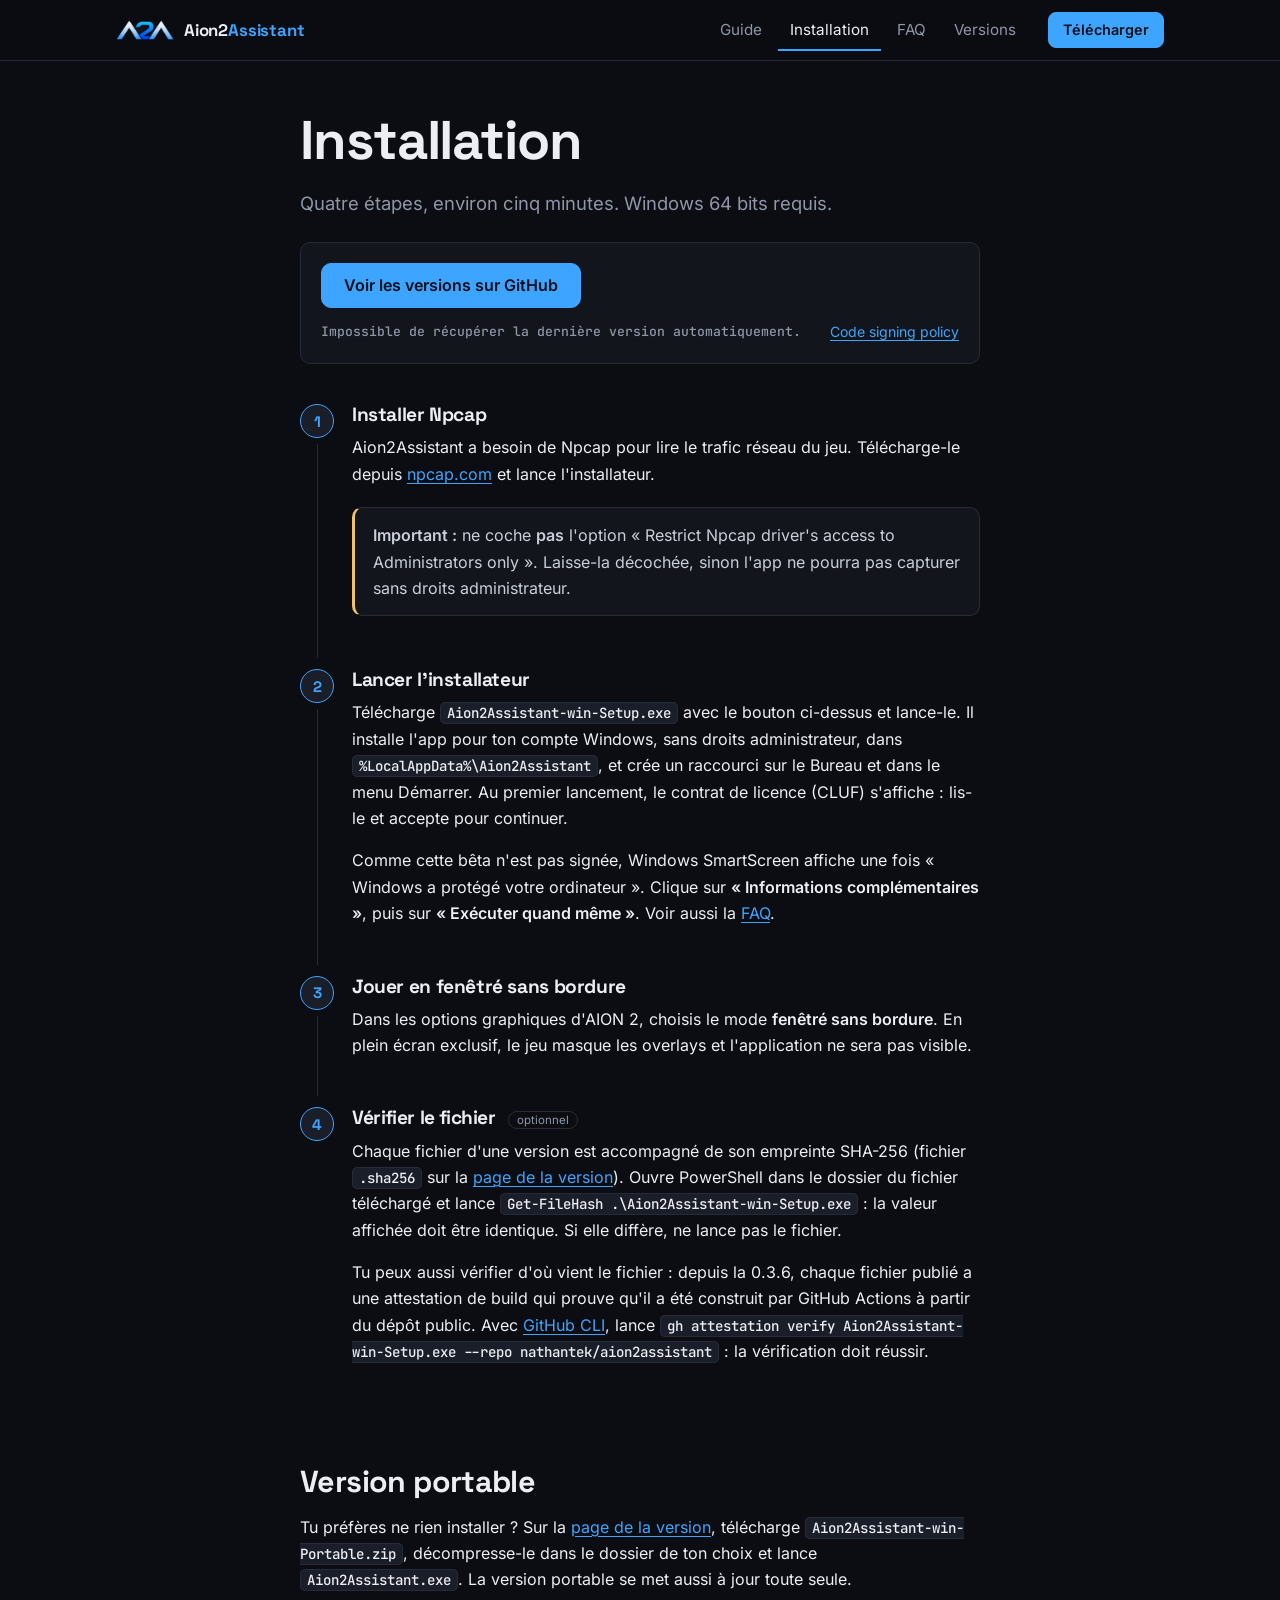
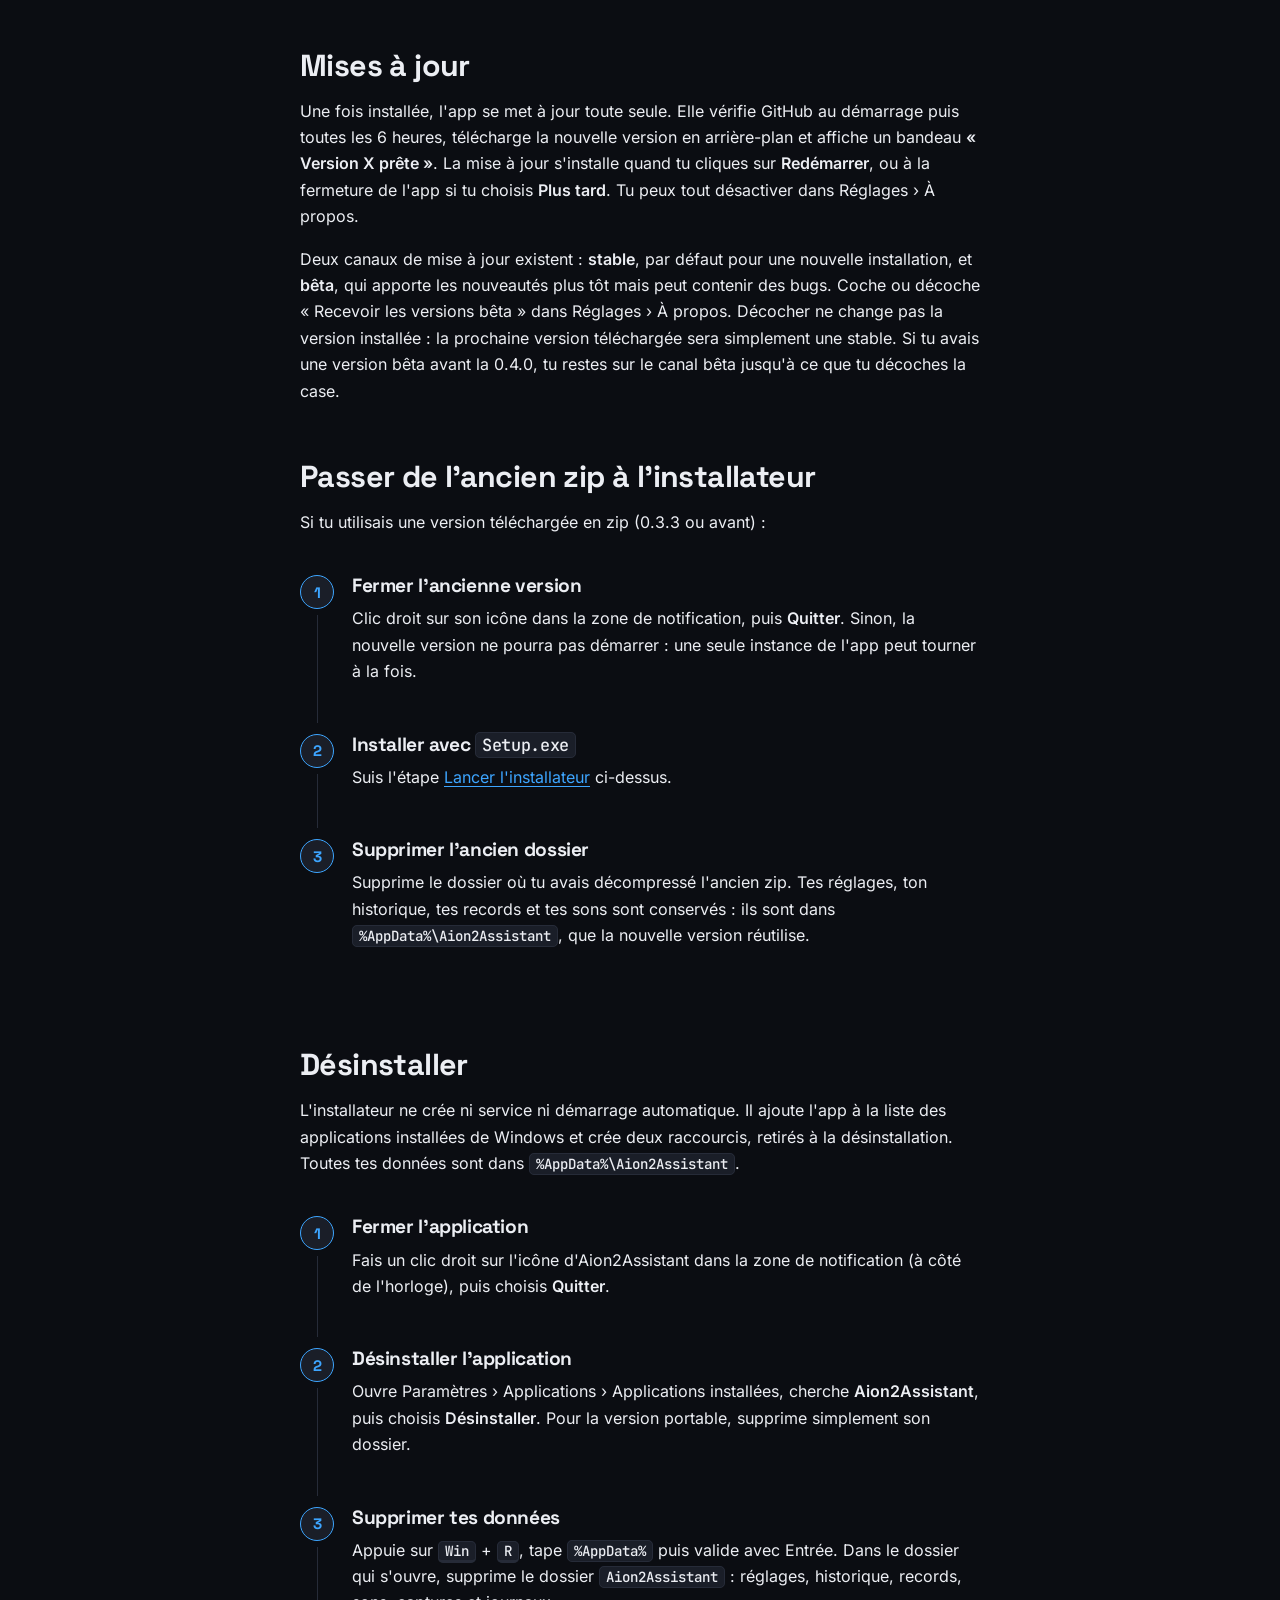
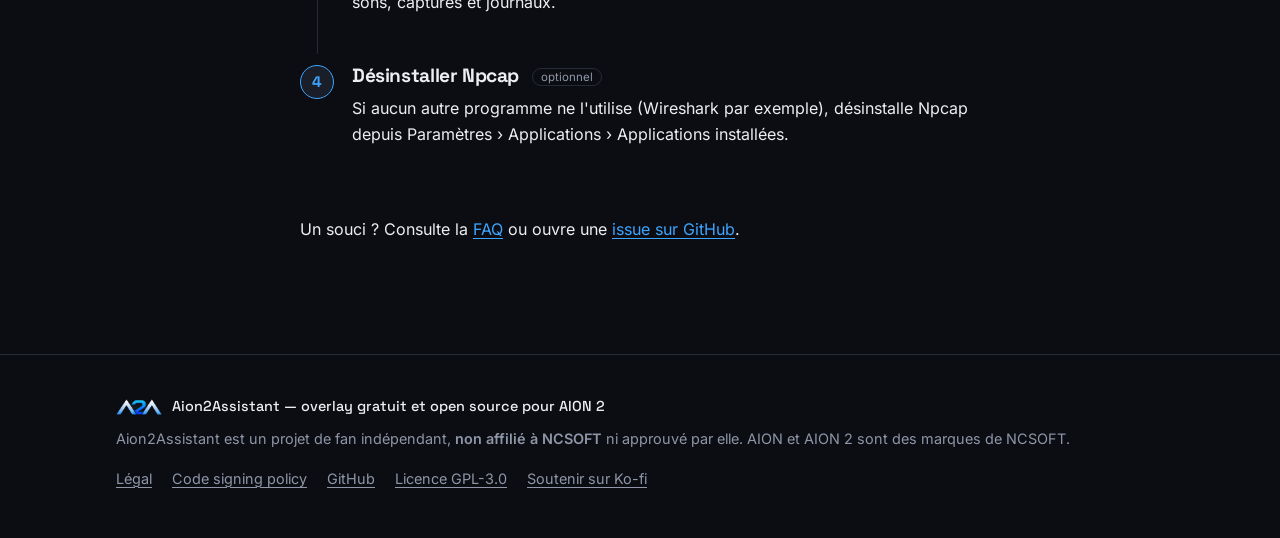
<file: site/installation.html>
<!doctype html>
<html lang="fr">
<head>
<meta charset="utf-8">
<meta name="viewport" content="width=device-width, initial-scale=1">
<title>Installation — Aion2Assistant</title>
<meta name="description" content="Installer Aion2Assistant : Npcap, installateur, version portable, mises à jour, SmartScreen et désinstallation.">
<meta name="color-scheme" content="dark">
<meta name="theme-color" content="#0B0D12">
<meta http-equiv="Content-Security-Policy" content="default-src 'self'; script-src 'self'; style-src 'self'; img-src 'self'; connect-src https://api.github.com; object-src 'none'; base-uri 'self'; form-action 'none'">
<link rel="icon" href="assets/favicon.ico" sizes="any">
<link rel="icon" href="assets/favicon-32.png" type="image/png">
<link rel="apple-touch-icon" href="assets/apple-touch-icon.png">
<link rel="preload" href="assets/fonts/space-grotesk-latin-700-normal.woff2" as="font" type="font/woff2" crossorigin>
<link rel="preload" href="assets/fonts/inter-latin-400-normal.woff2" as="font" type="font/woff2" crossorigin>
<link rel="stylesheet" href="style.css">
</head>
<body>
<a class="skip-link" href="#contenu">Aller au contenu</a>
<header class="site-header">
<div class="wrap header-inner">
<a class="brand" href="index.html"><img src="assets/logo.png" alt="" width="64" height="22"><span class="brand-name">Aion2<span>Assistant</span></span></a>
<nav class="site-nav" id="site-nav" aria-label="Navigation principale">
<ul>
<li><a href="guide.html">Guide</a></li>
<li><a href="installation.html" aria-current="page">Installation</a></li>
<li><a href="faq.html">FAQ</a></li>
<li><a href="notes.html">Versions</a></li>
</ul>
</nav>
<a class="btn btn-sm header-cta" href="installation.html#telecharger">Télécharger</a>
<button class="nav-toggle" type="button" aria-expanded="false" aria-controls="site-nav"><span class="sr-only">Menu</span><span class="nav-toggle-bars" aria-hidden="true"></span></button>
</div>
</header>
<main id="contenu">
<div class="wrap prose">
<h1>Installation</h1>
<p class="lead">Quatre étapes, environ cinq minutes. Windows 64 bits requis.</p>
<div class="download-box" id="telecharger">
<a class="btn" data-download href="https://github.com/nathantek/aion2assistant/releases">Télécharger</a>
<p class="dl-meta" data-download-meta aria-live="polite">Windows 64 bits · gratuit · GPL-3.0</p>
<p class="dl-policy"><a href="legal.html#signature" lang="en">Code signing policy</a></p>
</div>
<p class="dl-beta" data-beta hidden><a data-beta-link href="https://github.com/nathantek/aion2assistant/releases">Dernière bêta</a> <span class="muted">· nouveautés plus tôt, bugs possibles</span></p>
<ol class="steps" role="list">
<li><h2 id="npcap">Installer Npcap</h2>
<p>Aion2Assistant a besoin de Npcap pour lire le trafic réseau du jeu. Télécharge-le depuis <a href="https://npcap.com">npcap.com</a> et lance l'installateur.</p>
<div class="callout callout-warn"><p><strong>Important :</strong> ne coche <strong>pas</strong> l'option « Restrict Npcap driver's access to Administrators only ». Laisse-la décochée, sinon l'app ne pourra pas capturer sans droits administrateur.</p></div></li>
<li><h2 id="installer">Lancer l'installateur</h2>
<p>Télécharge <code>Aion2Assistant-win-Setup.exe</code> avec le bouton ci-dessus et lance-le. Il installe l'app pour ton compte Windows, sans droits administrateur, dans <code>%LocalAppData%\Aion2Assistant</code>, et crée un raccourci sur le Bureau et dans le menu Démarrer. Au premier lancement, le contrat de licence (CLUF) s'affiche : lis-le et accepte pour continuer.</p>
<p>Comme cette bêta n'est pas signée, Windows SmartScreen affiche une fois « Windows a protégé votre ordinateur ». Clique sur <strong>« Informations complémentaires »</strong>, puis sur <strong>« Exécuter quand même »</strong>. Voir aussi la <a href="faq.html#antivirus">FAQ</a>.</p></li>
<li><h2 id="fenetre">Jouer en fenêtré sans bordure</h2>
<p>Dans les options graphiques d'AION 2, choisis le mode <strong>fenêtré sans bordure</strong>. En plein écran exclusif, le jeu masque les overlays et l'application ne sera pas visible.</p></li>
<li><h2 id="verifier">Vérifier le fichier <span class="step-optional">optionnel</span></h2>
<p>Chaque fichier d'une version est accompagné de son empreinte SHA-256 (fichier <code>.sha256</code> sur la <a href="https://github.com/nathantek/aion2assistant/releases">page de la version</a>). Ouvre PowerShell dans le dossier du fichier téléchargé et lance <code>Get-FileHash .\Aion2Assistant-win-Setup.exe</code> : la valeur affichée doit être identique. Si elle diffère, ne lance pas le fichier.</p>
<p>Tu peux aussi vérifier d'où vient le fichier : depuis la 0.3.6, chaque fichier publié a une attestation de build qui prouve qu'il a été construit par GitHub Actions à partir du dépôt public. Avec <a href="https://cli.github.com/">GitHub CLI</a>, lance <code>gh attestation verify Aion2Assistant-win-Setup.exe --repo nathantek/aion2assistant</code> : la vérification doit réussir.</p></li>
</ol>

<h2 id="portable">Version portable</h2>
<p>Tu préfères ne rien installer ? Sur la <a href="https://github.com/nathantek/aion2assistant/releases">page de la version</a>, télécharge <code>Aion2Assistant-win-Portable.zip</code>, décompresse-le dans le dossier de ton choix et lance <code>Aion2Assistant.exe</code>. La version portable se met aussi à jour toute seule.</p>

<h2 id="mises-a-jour">Mises à jour</h2>
<p>Une fois installée, l'app se met à jour toute seule. Elle vérifie GitHub au démarrage puis toutes les 6 heures, télécharge la nouvelle version en arrière-plan et affiche un bandeau <strong>« Version X prête »</strong>. La mise à jour s'installe quand tu cliques sur <strong>Redémarrer</strong>, ou à la fermeture de l'app si tu choisis <strong>Plus tard</strong>. Tu peux tout désactiver dans Réglages › À propos.</p>
<p>Deux canaux de mise à jour existent : <strong>stable</strong>, par défaut pour une nouvelle installation, et <strong>bêta</strong>, qui apporte les nouveautés plus tôt mais peut contenir des bugs. Coche ou décoche « Recevoir les versions bêta » dans Réglages › À propos. Décocher ne change pas la version installée : la prochaine version téléchargée sera simplement une stable. Si tu avais une version bêta avant la 0.4.0, tu restes sur le canal bêta jusqu'à ce que tu décoches la case.</p>

<h2 id="migrer">Passer de l'ancien zip à l'installateur</h2>
<p>Si tu utilisais une version téléchargée en zip (0.3.3 ou avant) :</p>
<ol class="steps" role="list">
<li><h3>Fermer l'ancienne version</h3>
<p>Clic droit sur son icône dans la zone de notification, puis <strong>Quitter</strong>. Sinon, la nouvelle version ne pourra pas démarrer : une seule instance de l'app peut tourner à la fois.</p></li>
<li><h3>Installer avec <code>Setup.exe</code></h3>
<p>Suis l'étape <a href="#installer">Lancer l'installateur</a> ci-dessus.</p></li>
<li><h3>Supprimer l'ancien dossier</h3>
<p>Supprime le dossier où tu avais décompressé l'ancien zip. Tes réglages, ton historique, tes records et tes sons sont conservés : ils sont dans <code>%AppData%\Aion2Assistant</code>, que la nouvelle version réutilise.</p></li>
</ol>

<h2 id="desinstaller">Désinstaller</h2>
<p>L'installateur ne crée ni service ni démarrage automatique. Il ajoute l'app à la liste des applications installées de Windows et crée deux raccourcis, retirés à la désinstallation. Toutes tes données sont dans <code>%AppData%\Aion2Assistant</code>.</p>
<ol class="steps" role="list">
<li><h3>Fermer l'application</h3>
<p>Fais un clic droit sur l'icône d'Aion2Assistant dans la zone de notification (à côté de l'horloge), puis choisis <strong>Quitter</strong>.</p></li>
<li><h3>Désinstaller l'application</h3>
<p>Ouvre Paramètres › Applications › Applications installées, cherche <strong>Aion2Assistant</strong>, puis choisis <strong>Désinstaller</strong>. Pour la version portable, supprime simplement son dossier.</p></li>
<li><h3>Supprimer tes données</h3>
<p>Appuie sur <kbd>Win</kbd> + <kbd>R</kbd>, tape <code>%AppData%</code> puis valide avec Entrée. Dans le dossier qui s'ouvre, supprime le dossier <code>Aion2Assistant</code> : réglages, historique, records, sons, captures et journaux.</p></li>
<li><h3>Désinstaller Npcap <span class="step-optional">optionnel</span></h3>
<p>Si aucun autre programme ne l'utilise (Wireshark par exemple), désinstalle Npcap depuis Paramètres › Applications › Applications installées.</p></li>
</ol>
<p>Un souci ? Consulte la <a href="faq.html">FAQ</a> ou ouvre une <a href="https://github.com/nathantek/aion2assistant/issues">issue sur GitHub</a>.</p>
</div>
</main>
<footer class="site-footer">
<div class="wrap footer-inner">
<p class="footer-brand"><img src="assets/logo.png" alt="" width="48" height="17">Aion2Assistant — overlay gratuit et open source pour AION 2</p>
<p>Aion2Assistant est un projet de fan indépendant, <strong>non affilié à NCSOFT</strong> ni approuvé par elle. AION et AION 2 sont des marques de NCSOFT.</p>
<ul class="footer-links">
<li><a href="legal.html">Légal</a></li>
<li><a href="legal.html#signature" lang="en">Code signing policy</a></li>
<li><a href="https://github.com/nathantek/aion2assistant">GitHub</a></li>
<li><a href="https://github.com/nathantek/aion2assistant/blob/main/LICENSE">Licence GPL-3.0</a></li>
<li><a href="https://ko-fi.com/nathantek">Soutenir sur Ko-fi</a></li>
</ul>
</div>
</footer>
<script src="ui.js" defer></script>
<script src="app.js" defer></script>
</body>
</html>
</file>
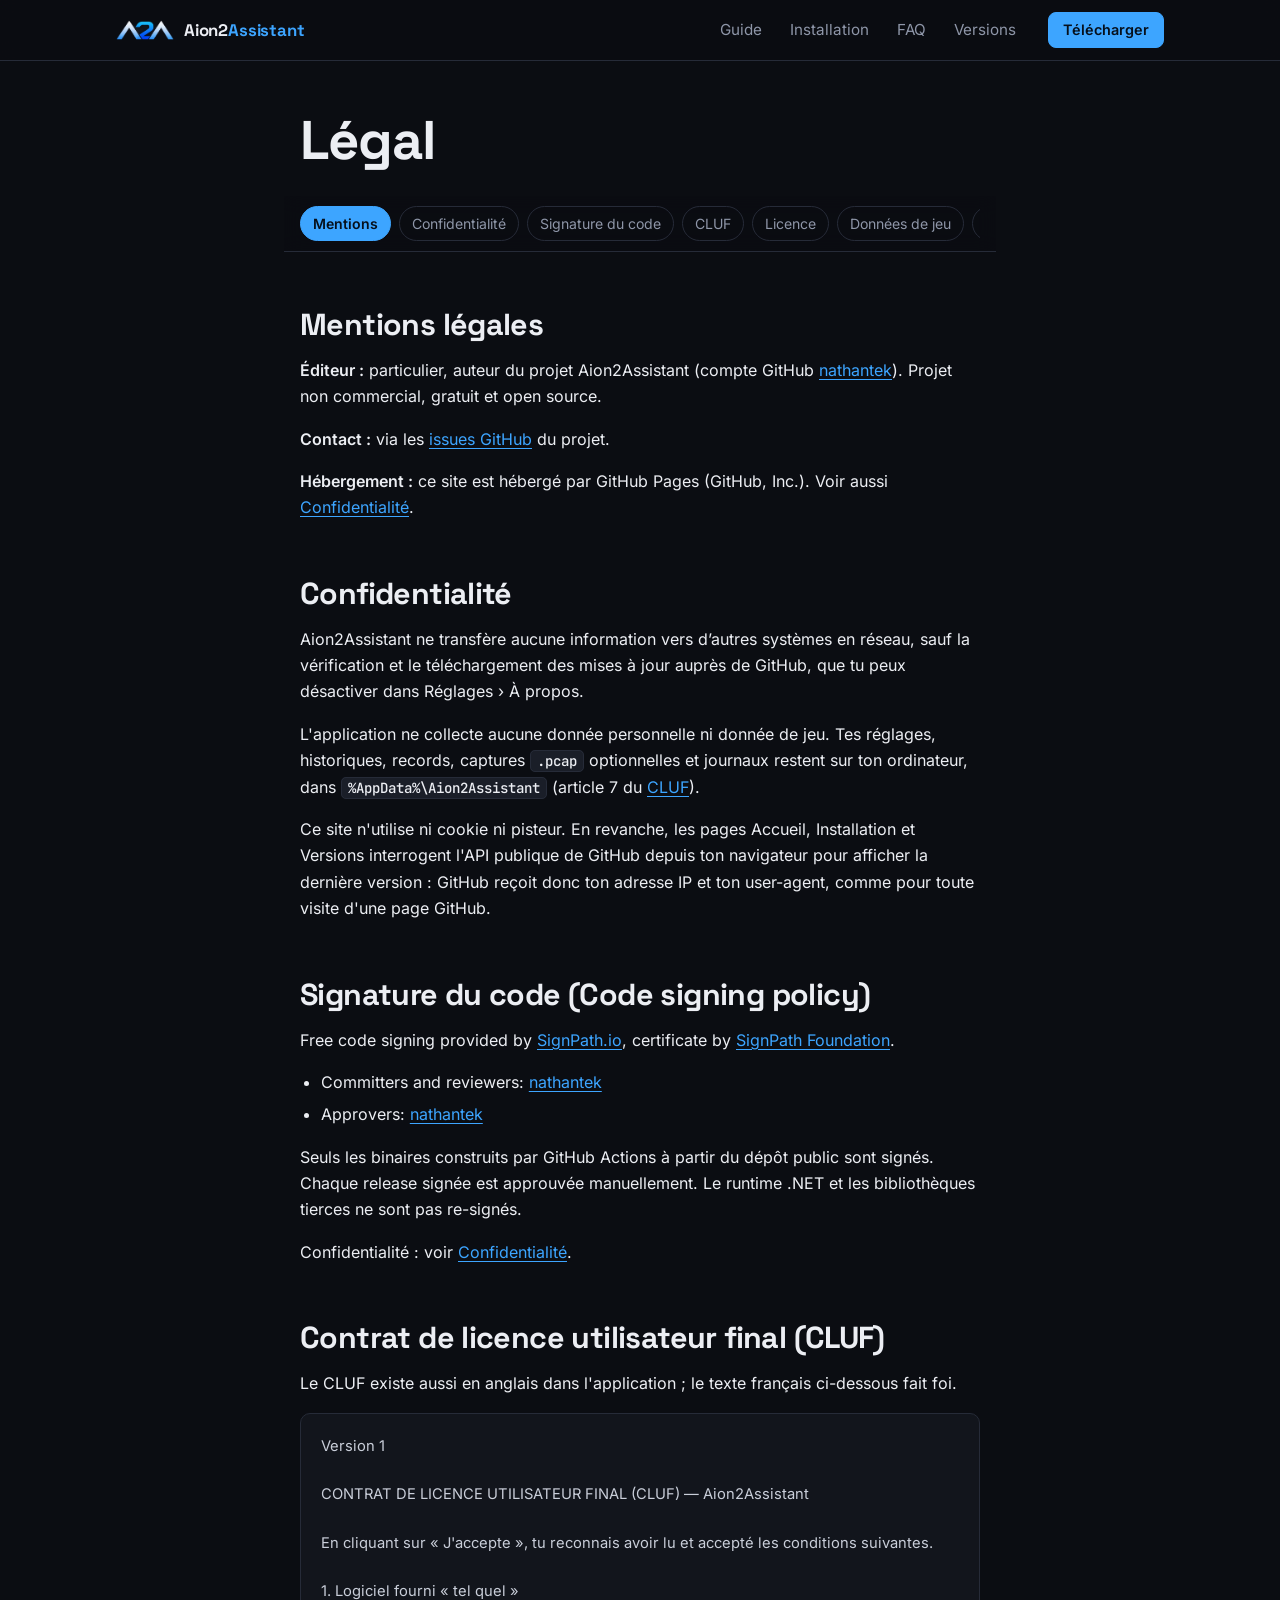
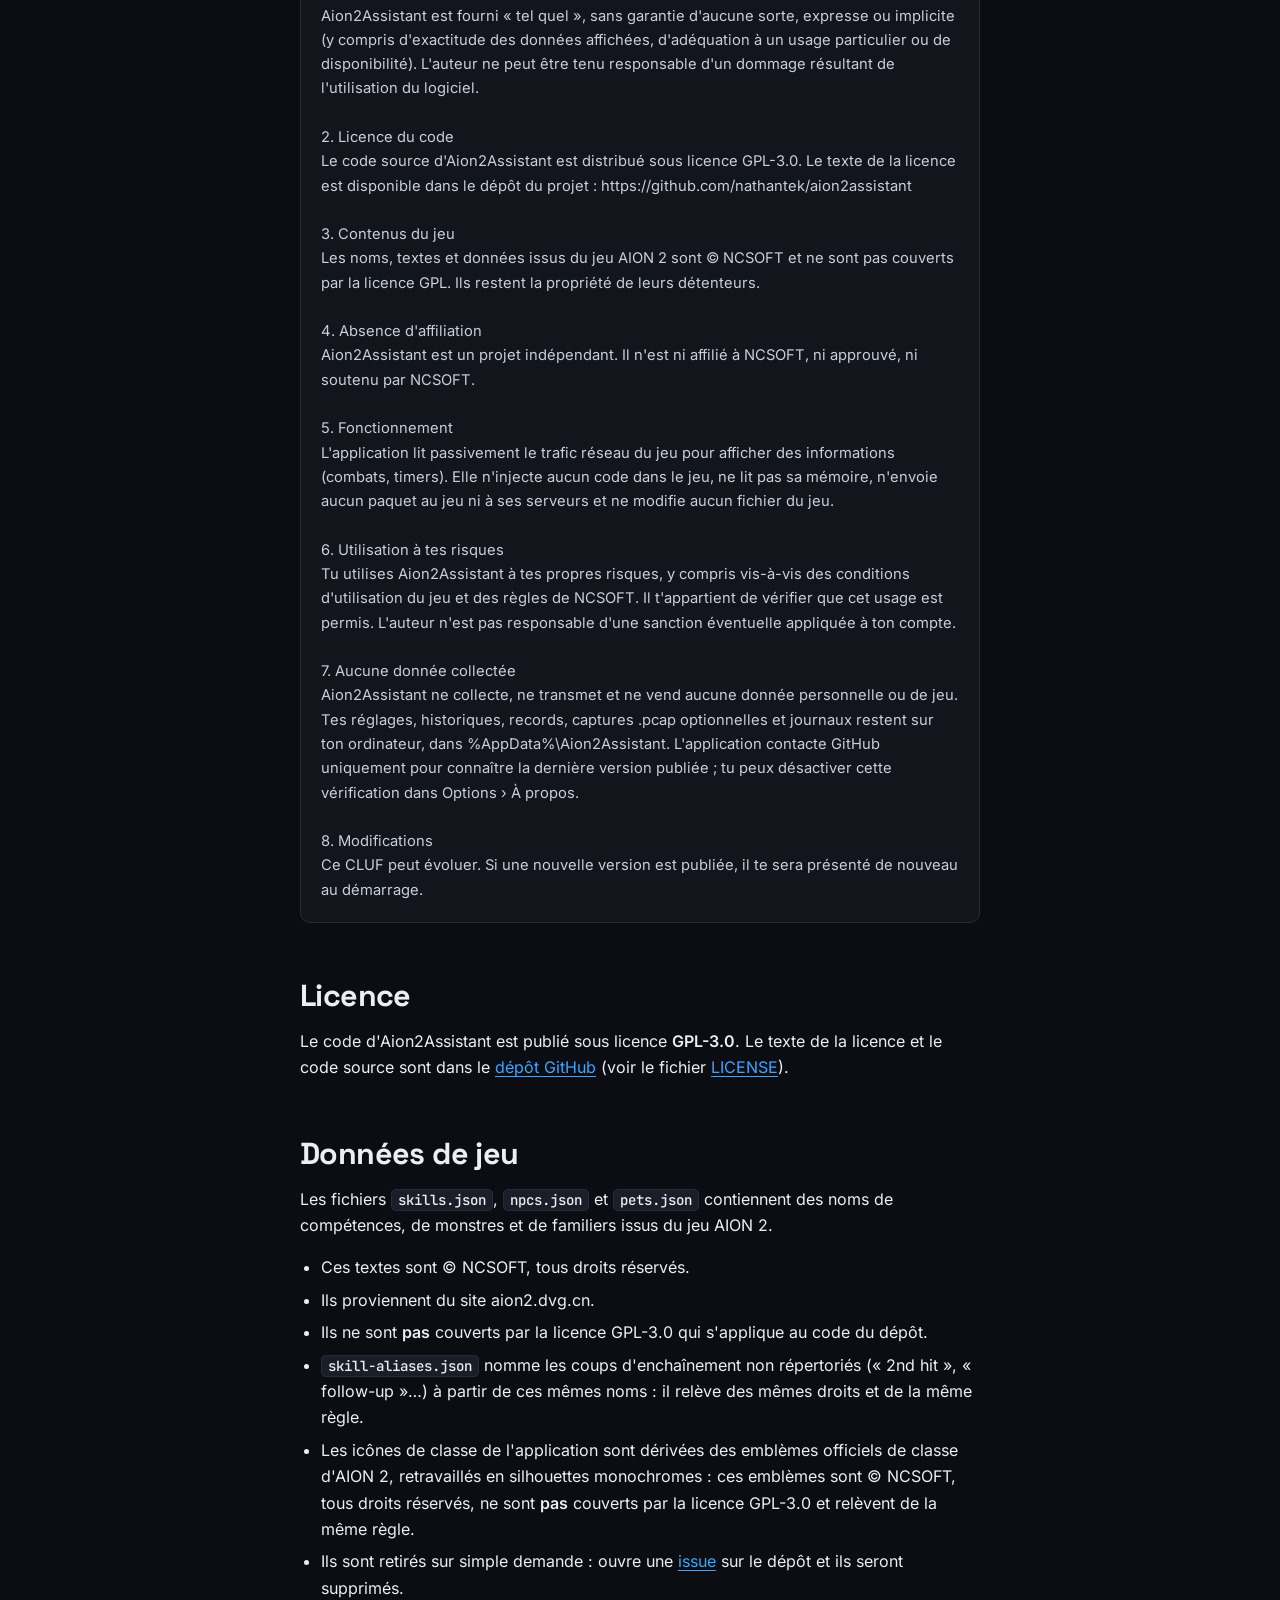
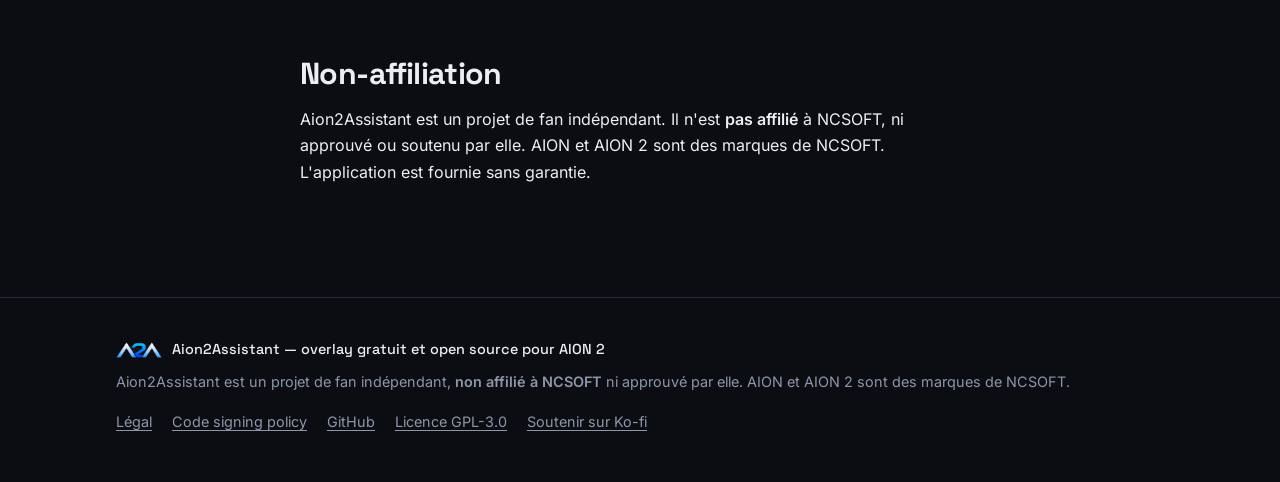
<file: site/legal.html>
<!doctype html>
<html lang="fr">
<head>
<meta charset="utf-8">
<meta name="viewport" content="width=device-width, initial-scale=1">
<title>Légal — Aion2Assistant</title>
<meta name="description" content="Mentions légales, CLUF, licence GPL-3.0, notice des données et non-affiliation.">
<meta name="color-scheme" content="dark">
<meta name="theme-color" content="#0B0D12">
<meta http-equiv="Content-Security-Policy" content="default-src 'self'; script-src 'self'; style-src 'self'; img-src 'self'; connect-src https://api.github.com; object-src 'none'; base-uri 'self'; form-action 'none'">
<link rel="icon" href="assets/favicon.ico" sizes="any">
<link rel="icon" href="assets/favicon-32.png" type="image/png">
<link rel="apple-touch-icon" href="assets/apple-touch-icon.png">
<link rel="preload" href="assets/fonts/space-grotesk-latin-700-normal.woff2" as="font" type="font/woff2" crossorigin>
<link rel="preload" href="assets/fonts/inter-latin-400-normal.woff2" as="font" type="font/woff2" crossorigin>
<link rel="stylesheet" href="style.css">
</head>
<body>
<a class="skip-link" href="#contenu">Aller au contenu</a>
<header class="site-header">
<div class="wrap header-inner">
<a class="brand" href="index.html"><img src="assets/logo.png" alt="" width="64" height="22"><span class="brand-name">Aion2<span>Assistant</span></span></a>
<nav class="site-nav" id="site-nav" aria-label="Navigation principale">
<ul>
<li><a href="guide.html">Guide</a></li>
<li><a href="installation.html">Installation</a></li>
<li><a href="faq.html">FAQ</a></li>
<li><a href="notes.html">Versions</a></li>
</ul>
</nav>
<a class="btn btn-sm header-cta" href="installation.html#telecharger">Télécharger</a>
<button class="nav-toggle" type="button" aria-expanded="false" aria-controls="site-nav"><span class="sr-only">Menu</span><span class="nav-toggle-bars" aria-hidden="true"></span></button>
</div>
</header>
<main id="contenu">
<div class="wrap prose">
<h1>Légal</h1>
<nav class="chips" aria-label="Sections de la page">
<ul>
<li><a href="#mentions">Mentions</a></li>
<li><a href="#confidentialite">Confidentialité</a></li>
<li><a href="#signature">Signature du code</a></li>
<li><a href="#cluf">CLUF</a></li>
<li><a href="#licence">Licence</a></li>
<li><a href="#donnees">Données de jeu</a></li>
<li><a href="#affiliation">Non-affiliation</a></li>
</ul>
</nav>
<h2 id="mentions">Mentions légales</h2>
<p><strong>Éditeur :</strong> particulier, auteur du projet Aion2Assistant (compte GitHub <a href="https://github.com/nathantek">nathantek</a>). Projet non commercial, gratuit et open source.</p>
<p><strong>Contact :</strong> via les <a href="https://github.com/nathantek/aion2assistant/issues">issues GitHub</a> du projet.</p>
<p><strong>Hébergement :</strong> ce site est hébergé par GitHub Pages (GitHub, Inc.). Voir aussi <a href="#confidentialite">Confidentialité</a>.</p>

<h2 id="confidentialite">Confidentialité</h2>
<p>Aion2Assistant ne transfère aucune information vers d’autres systèmes en réseau, sauf la vérification et le téléchargement des mises à jour auprès de GitHub, que tu peux désactiver dans Réglages › À propos.</p>
<p>L'application ne collecte aucune donnée personnelle ni donnée de jeu. Tes réglages, historiques, records, captures <code>.pcap</code> optionnelles et journaux restent sur ton ordinateur, dans <code>%AppData%\Aion2Assistant</code> (article 7 du <a href="#cluf">CLUF</a>).</p>
<p>Ce site n'utilise ni cookie ni pisteur. En revanche, les pages Accueil, Installation et Versions interrogent l'API publique de GitHub depuis ton navigateur pour afficher la dernière version : GitHub reçoit donc ton adresse IP et ton user-agent, comme pour toute visite d'une page GitHub.</p>

<h2 id="signature">Signature du code (Code signing policy)</h2>
<p lang="en">Free code signing provided by <a href="https://about.signpath.io/">SignPath.io</a>, certificate by <a href="https://signpath.org/">SignPath Foundation</a>.</p>
<ul lang="en">
<li>Committers and reviewers: <a href="https://github.com/nathantek">nathantek</a></li>
<li>Approvers: <a href="https://github.com/nathantek">nathantek</a></li>
</ul>
<p>Seuls les binaires construits par GitHub Actions à partir du dépôt public sont signés. Chaque release signée est approuvée manuellement. Le runtime .NET et les bibliothèques tierces ne sont pas re-signés.</p>
<p>Confidentialité : voir <a href="#confidentialite">Confidentialité</a>.</p>

<h2 id="cluf">Contrat de licence utilisateur final (CLUF)</h2>
<p>Le CLUF existe aussi en anglais dans l'application ; le texte français ci-dessous fait foi.</p>
<pre class="legal-text">
Version 1

CONTRAT DE LICENCE UTILISATEUR FINAL (CLUF) — Aion2Assistant

En cliquant sur « J'accepte », tu reconnais avoir lu et accepté les conditions suivantes.

1. Logiciel fourni « tel quel »
Aion2Assistant est fourni « tel quel », sans garantie d'aucune sorte, expresse ou implicite (y compris d'exactitude des données affichées, d'adéquation à un usage particulier ou de disponibilité). L'auteur ne peut être tenu responsable d'un dommage résultant de l'utilisation du logiciel.

2. Licence du code
Le code source d'Aion2Assistant est distribué sous licence GPL-3.0. Le texte de la licence est disponible dans le dépôt du projet : https://github.com/nathantek/aion2assistant

3. Contenus du jeu
Les noms, textes et données issus du jeu AION 2 sont © NCSOFT et ne sont pas couverts par la licence GPL. Ils restent la propriété de leurs détenteurs.

4. Absence d'affiliation
Aion2Assistant est un projet indépendant. Il n'est ni affilié à NCSOFT, ni approuvé, ni soutenu par NCSOFT.

5. Fonctionnement
L'application lit passivement le trafic réseau du jeu pour afficher des informations (combats, timers). Elle n'injecte aucun code dans le jeu, ne lit pas sa mémoire, n'envoie aucun paquet au jeu ni à ses serveurs et ne modifie aucun fichier du jeu.

6. Utilisation à tes risques
Tu utilises Aion2Assistant à tes propres risques, y compris vis-à-vis des conditions d'utilisation du jeu et des règles de NCSOFT. Il t'appartient de vérifier que cet usage est permis. L'auteur n'est pas responsable d'une sanction éventuelle appliquée à ton compte.

7. Aucune donnée collectée
Aion2Assistant ne collecte, ne transmet et ne vend aucune donnée personnelle ou de jeu. Tes réglages, historiques, records, captures .pcap optionnelles et journaux restent sur ton ordinateur, dans %AppData%\Aion2Assistant. L'application contacte GitHub uniquement pour connaître la dernière version publiée ; tu peux désactiver cette vérification dans Options › À propos.

8. Modifications
Ce CLUF peut évoluer. Si une nouvelle version est publiée, il te sera présenté de nouveau au démarrage.
</pre>

<h2 id="licence">Licence</h2>
<p>Le code d'Aion2Assistant est publié sous licence <strong>GPL-3.0</strong>. Le texte de la licence et le code source sont dans le <a href="https://github.com/nathantek/aion2assistant">dépôt GitHub</a> (voir le fichier <a href="https://github.com/nathantek/aion2assistant/blob/main/LICENSE">LICENSE</a>).</p>

<h2 id="donnees">Données de jeu</h2>
<p>Les fichiers <code>skills.json</code>, <code>npcs.json</code> et <code>pets.json</code> contiennent des noms de compétences, de monstres et de familiers issus du jeu AION 2.</p>
<ul>
<li>Ces textes sont © NCSOFT, tous droits réservés.</li>
<li>Ils proviennent du site aion2.dvg.cn.</li>
<li>Ils ne sont <strong>pas</strong> couverts par la licence GPL-3.0 qui s'applique au code du dépôt.</li>
<li><code>skill-aliases.json</code> nomme les coups d'enchaînement non répertoriés (« 2nd hit », « follow-up »…) à partir de ces mêmes noms : il relève des mêmes droits et de la même règle.</li>
<li>Les icônes de classe de l'application sont dérivées des emblèmes officiels de classe d'AION 2, retravaillés en silhouettes monochromes : ces emblèmes sont © NCSOFT, tous droits réservés, ne sont <strong>pas</strong> couverts par la licence GPL-3.0 et relèvent de la même règle.</li>
<li>Ils sont retirés sur simple demande : ouvre une <a href="https://github.com/nathantek/aion2assistant/issues">issue</a> sur le dépôt et ils seront supprimés.</li>
</ul>

<h2 id="affiliation">Non-affiliation</h2>
<p>Aion2Assistant est un projet de fan indépendant. Il n'est <strong>pas affilié</strong> à NCSOFT, ni approuvé ou soutenu par elle. AION et AION 2 sont des marques de NCSOFT. L'application est fournie sans garantie.</p>
</div>
</main>
<footer class="site-footer">
<div class="wrap footer-inner">
<p class="footer-brand"><img src="assets/logo.png" alt="" width="48" height="17">Aion2Assistant — overlay gratuit et open source pour AION 2</p>
<p>Aion2Assistant est un projet de fan indépendant, <strong>non affilié à NCSOFT</strong> ni approuvé par elle. AION et AION 2 sont des marques de NCSOFT.</p>
<ul class="footer-links">
<li><a href="legal.html">Légal</a></li>
<li><a href="legal.html#signature" lang="en">Code signing policy</a></li>
<li><a href="https://github.com/nathantek/aion2assistant">GitHub</a></li>
<li><a href="https://github.com/nathantek/aion2assistant/blob/main/LICENSE">Licence GPL-3.0</a></li>
<li><a href="https://ko-fi.com/nathantek">Soutenir sur Ko-fi</a></li>
</ul>
</div>
</footer>
<script src="ui.js" defer></script>
</body>
</html>
</file>
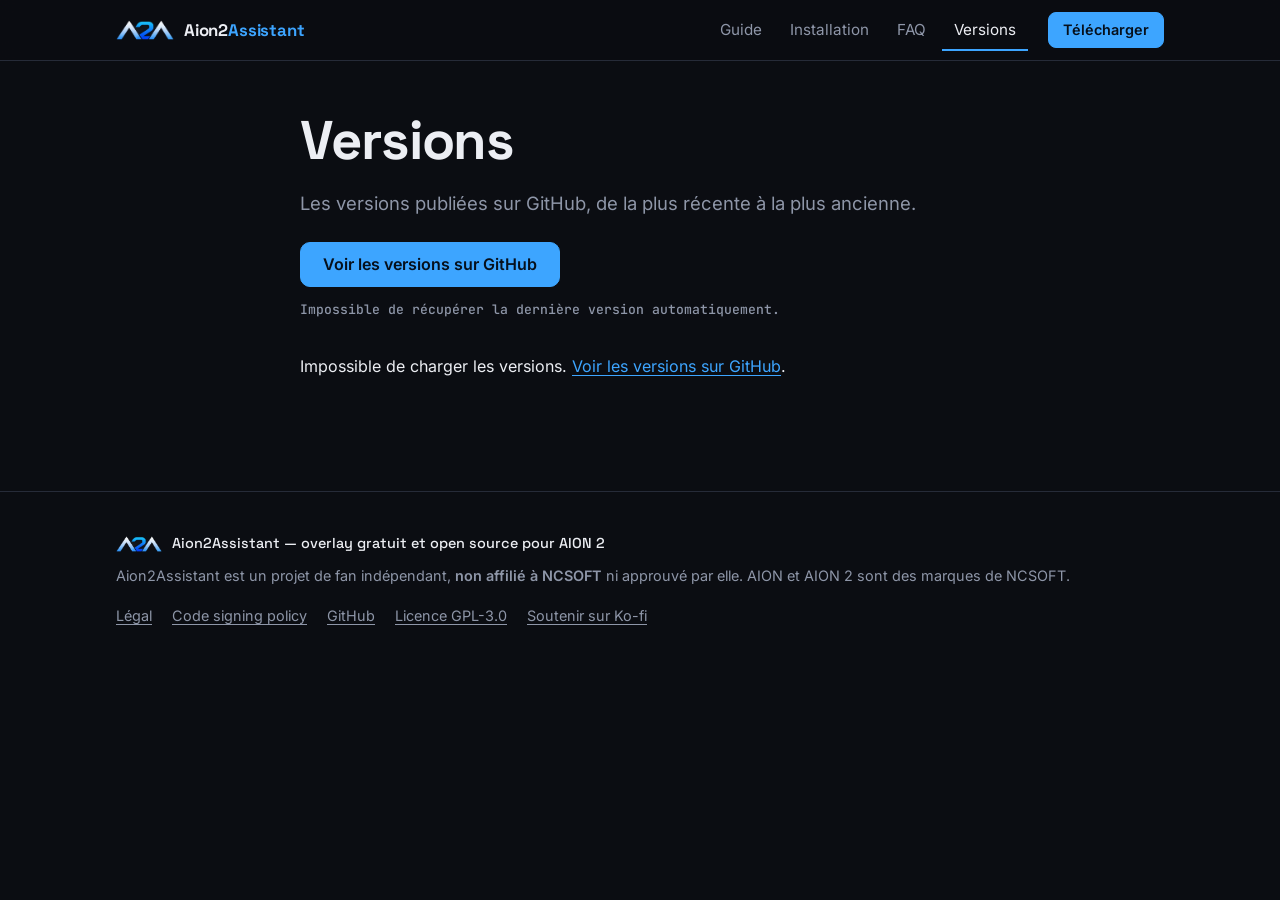
<file: site/notes.html>
<!doctype html>
<html lang="fr">
<head>
<meta charset="utf-8">
<meta name="viewport" content="width=device-width, initial-scale=1">
<title>Versions — Aion2Assistant</title>
<meta name="description" content="Historique des versions d'Aion2Assistant et notes de chaque version.">
<meta name="color-scheme" content="dark">
<meta name="theme-color" content="#0B0D12">
<meta http-equiv="Content-Security-Policy" content="default-src 'self'; script-src 'self'; style-src 'self'; img-src 'self'; connect-src https://api.github.com; object-src 'none'; base-uri 'self'; form-action 'none'">
<link rel="icon" href="assets/favicon.ico" sizes="any">
<link rel="icon" href="assets/favicon-32.png" type="image/png">
<link rel="apple-touch-icon" href="assets/apple-touch-icon.png">
<link rel="preload" href="assets/fonts/space-grotesk-latin-700-normal.woff2" as="font" type="font/woff2" crossorigin>
<link rel="preload" href="assets/fonts/inter-latin-400-normal.woff2" as="font" type="font/woff2" crossorigin>
<link rel="stylesheet" href="style.css">
</head>
<body>
<a class="skip-link" href="#contenu">Aller au contenu</a>
<header class="site-header">
<div class="wrap header-inner">
<a class="brand" href="index.html"><img src="assets/logo.png" alt="" width="64" height="22"><span class="brand-name">Aion2<span>Assistant</span></span></a>
<nav class="site-nav" id="site-nav" aria-label="Navigation principale">
<ul>
<li><a href="guide.html">Guide</a></li>
<li><a href="installation.html">Installation</a></li>
<li><a href="faq.html">FAQ</a></li>
<li><a href="notes.html" aria-current="page">Versions</a></li>
</ul>
</nav>
<a class="btn btn-sm header-cta" href="installation.html#telecharger">Télécharger</a>
<button class="nav-toggle" type="button" aria-expanded="false" aria-controls="site-nav"><span class="sr-only">Menu</span><span class="nav-toggle-bars" aria-hidden="true"></span></button>
</div>
</header>
<main id="contenu">
<div class="wrap prose">
<h1>Versions</h1>
<p class="lead">Les versions publiées sur GitHub, de la plus récente à la plus ancienne.</p>
<div class="btn-row">
<a class="btn" data-download href="https://github.com/nathantek/aion2assistant/releases">Télécharger</a>
<p class="dl-meta" data-download-meta aria-live="polite"></p>
</div>
<p class="dl-beta" data-beta hidden><a data-beta-link href="https://github.com/nathantek/aion2assistant/releases">Dernière bêta</a> <span class="muted">· nouveautés plus tôt, bugs possibles</span></p>
<div class="releases" id="releases">
<p class="muted">Chargement des versions…</p>
<noscript><p>JavaScript est nécessaire pour afficher les versions ici. <a href="https://github.com/nathantek/aion2assistant/releases">Voir les versions sur GitHub</a>.</p></noscript>
</div>
</div>
</main>
<footer class="site-footer">
<div class="wrap footer-inner">
<p class="footer-brand"><img src="assets/logo.png" alt="" width="48" height="17">Aion2Assistant — overlay gratuit et open source pour AION 2</p>
<p>Aion2Assistant est un projet de fan indépendant, <strong>non affilié à NCSOFT</strong> ni approuvé par elle. AION et AION 2 sont des marques de NCSOFT.</p>
<ul class="footer-links">
<li><a href="legal.html">Légal</a></li>
<li><a href="legal.html#signature" lang="en">Code signing policy</a></li>
<li><a href="https://github.com/nathantek/aion2assistant">GitHub</a></li>
<li><a href="https://github.com/nathantek/aion2assistant/blob/main/LICENSE">Licence GPL-3.0</a></li>
<li><a href="https://ko-fi.com/nathantek">Soutenir sur Ko-fi</a></li>
</ul>
</div>
</footer>
<script src="ui.js" defer></script>
<script src="app.js" defer></script>
</body>
</html>
</file>
<file: site/style.css>
/* Polices (SIL OFL 1.1, voir assets/fonts/OFL-*.txt) */
@font-face { font-family: "Space Grotesk"; src: url("assets/fonts/space-grotesk-latin-500-normal.woff2") format("woff2"); font-weight: 500; font-style: normal; font-display: swap; }
@font-face { font-family: "Space Grotesk"; src: url("assets/fonts/space-grotesk-latin-700-normal.woff2") format("woff2"); font-weight: 700; font-style: normal; font-display: swap; }
@font-face { font-family: "Inter"; src: url("assets/fonts/inter-latin-400-normal.woff2") format("woff2"); font-weight: 400; font-style: normal; font-display: swap; }
@font-face { font-family: "Inter"; src: url("assets/fonts/inter-latin-600-normal.woff2") format("woff2"); font-weight: 600; font-style: normal; font-display: swap; }
@font-face { font-family: "JetBrains Mono"; src: url("assets/fonts/jetbrains-mono-latin-500-normal.woff2") format("woff2"); font-weight: 500; font-style: normal; font-display: swap; }

:root {
  --bg: #0B0D12;
  --surface: #12151C;
  --surface-2: #1A1E28;
  --line: #262B38;
  --line-strong: #36405A;
  --text: #ECEEF3;
  --text-soft: #C9CED9;
  --muted: #8E96A8;
  --accent: #3DA5FF;
  --accent-hover: #6BBBFF;
  --accent-ink: #06101C;
  --neon: #8B5CF6;
  --warn: #F0C36A;
  --gutter: 16px;
  --maxw: 1080px;
  --prose: 680px;
  --radius: 10px;
  --header-h: 61px;
  --font: "Inter", system-ui, -apple-system, "Segoe UI", Roboto, Arial, sans-serif;
  --display: "Space Grotesk", "Inter", system-ui, "Segoe UI", sans-serif;
  --mono: "JetBrains Mono", ui-monospace, "Cascadia Mono", Consolas, monospace;
}

*, *::before, *::after { box-sizing: border-box; }
html { -webkit-text-size-adjust: 100%; scroll-behavior: smooth; scroll-padding-top: calc(var(--header-h) + 72px); }
body {
  margin: 0; background: var(--bg); color: var(--text);
  font-family: var(--font); font-size: 1rem; line-height: 1.65;
  overflow-wrap: break-word; -webkit-font-smoothing: antialiased;
}
main { display: block; padding: 48px 0 96px; overflow-x: clip; }
img { max-width: 100%; height: auto; }
a { color: var(--accent); text-underline-offset: 3px; text-decoration-thickness: 1px; }
a:hover { color: var(--accent-hover); }
:focus-visible { outline: 2px solid var(--accent); outline-offset: 3px; border-radius: 4px; }
[hidden] { display: none !important; }

.sr-only { position: absolute; width: 1px; height: 1px; padding: 0; margin: -1px; overflow: hidden; clip: rect(0 0 0 0); white-space: nowrap; border: 0; }
.skip-link {
  position: absolute; left: var(--gutter); top: -100px; z-index: 100;
  background: var(--accent); color: var(--accent-ink); padding: 8px 14px;
  border-radius: 8px; font-weight: 600; text-decoration: none;
}
.skip-link:focus { top: 8px; }
.wrap { width: 100%; max-width: var(--maxw); margin: 0 auto; padding: 0 var(--gutter); }
.prose { max-width: calc(var(--prose) + 2 * var(--gutter)); }

/* Typographie */
h1, h2, h3 { font-family: var(--display); font-weight: 700; letter-spacing: -0.02em; line-height: 1.15; color: var(--text); }
h1 { font-size: clamp(2rem, 6vw, 3.4rem); margin: 0 0 16px; }
h2 { font-size: clamp(1.4rem, 3vw, 1.9rem); margin: 56px 0 14px; }
h3 { font-size: 1.15rem; font-weight: 500; letter-spacing: -0.01em; margin: 28px 0 8px; }
p, ul, ol, pre { margin: 0 0 16px; }
ul, ol { padding-left: 1.3rem; }
li { margin-bottom: 6px; }
strong { font-weight: 600; }
.lead { font-size: 1.15rem; color: var(--muted); max-width: 56ch; }
.muted { color: var(--muted); }
code, kbd, .num { font-family: var(--mono); font-weight: 500; font-size: .88em; }
code { background: var(--surface-2); border: 1px solid var(--line); padding: 1px 6px; border-radius: 5px; }
kbd { background: var(--surface-2); border: 1px solid var(--line); border-bottom-width: 3px; padding: 0 6px; border-radius: 5px; color: var(--text); }

/* Boutons, pastilles, encadrés */
.btn {
  display: inline-flex; align-items: center; gap: 8px;
  background: var(--accent); color: var(--accent-ink); border: 1px solid var(--accent);
  padding: 12px 22px; border-radius: 10px; font: 600 1rem/1.2 var(--font);
  text-decoration: none; transition: background-color .15s, border-color .15s, transform .15s;
}
.btn:hover { background: var(--accent-hover); border-color: var(--accent-hover); color: var(--accent-ink); }
.btn:active { transform: translateY(1px); }
.btn-ghost { background: transparent; color: var(--text); border-color: var(--line); }
.btn-ghost:hover { background: var(--surface-2); border-color: var(--line-strong); color: var(--text); }
.btn-sm { padding: 8px 14px; font-size: .9rem; border-radius: 8px; }
.btn-row { display: flex; flex-wrap: wrap; gap: 12px; align-items: center; margin: 24px 0 12px; }
.dl-meta { color: var(--muted); font-family: var(--mono); font-size: .82rem; margin: 0; }

.pill {
  display: inline-flex; align-items: center; gap: 8px; margin: 0 0 20px;
  padding: 4px 12px; border: 1px solid var(--line); border-radius: 999px;
  background: var(--surface); color: var(--muted); font-size: .85rem;
}
.pill-dot { width: 8px; height: 8px; border-radius: 50%; background: var(--warn); box-shadow: 0 0 10px var(--warn); }
.badge {
  display: inline-block; padding: 1px 9px; border-radius: 999px; vertical-align: middle;
  font: 600 .72rem/1.6 var(--font); letter-spacing: 0;
  color: var(--warn); background: rgba(240, 195, 106, .12); border: 1px solid rgba(240, 195, 106, .35);
}
.callout {
  background: var(--surface); border: 1px solid var(--line); border-left: 3px solid var(--accent);
  border-radius: var(--radius); padding: 14px 18px; margin: 20px 0; color: var(--text-soft);
}
.callout-warn { border-left-color: var(--warn); }
.callout p:last-child { margin-bottom: 0; }

/* Puces de sections (pages de contenu) */
.chips {
  position: sticky; top: var(--header-h); z-index: 40;
  margin: 24px calc(-1 * var(--gutter)) 8px; padding: 10px var(--gutter);
  background: rgba(11, 13, 18, .92); -webkit-backdrop-filter: blur(10px); backdrop-filter: blur(10px);
  border-bottom: 1px solid var(--line);
}
.chips ul { display: flex; gap: 8px; overflow-x: auto; scrollbar-width: none; list-style: none; margin: 0; padding: 0; }
.chips ul::-webkit-scrollbar { display: none; }
.chips li { flex: 0 0 auto; margin: 0; }
.chips a {
  display: block; padding: 5px 12px; border: 1px solid var(--line); border-radius: 999px;
  color: var(--muted); text-decoration: none; font-size: .88rem; white-space: nowrap;
  transition: color .15s, border-color .15s, background-color .15s;
}
.chips a:hover { color: var(--text); border-color: var(--line-strong); }
.chips a.is-active { background: var(--accent); border-color: var(--accent); color: var(--accent-ink); font-weight: 600; }

/* Captures */
.shot { margin: 20px 0 28px; }
.shot img {
  display: block; border: 1px solid var(--line); border-radius: var(--radius); background: #000;
  box-shadow: 0 24px 60px -24px rgba(139, 92, 246, .45);
}
.shot figcaption { color: var(--muted); font-size: .88rem; margin-top: 8px; }

/* En-tête */
.site-header {
  position: sticky; top: 0; z-index: 50;
  background: rgba(11, 13, 18, .82); -webkit-backdrop-filter: saturate(140%) blur(12px); backdrop-filter: saturate(140%) blur(12px);
  border-bottom: 1px solid var(--line);
}
.header-inner { display: flex; flex-wrap: wrap; align-items: center; gap: 8px 20px; min-height: 60px; }
.brand {
  display: inline-flex; align-items: center; gap: 10px; margin-right: auto;
  color: var(--text); text-decoration: none;
  font: 700 1.05rem var(--display); letter-spacing: -0.01em;
}
.brand:hover { color: var(--text); }
.brand img { height: 20px; width: auto; display: block; }
.brand-name span { color: var(--accent); }
.site-nav ul { list-style: none; margin: 0; padding: 0; display: flex; flex-wrap: wrap; gap: 4px; }
.site-nav li { margin: 0; }
.site-nav a { display: block; padding: 8px 12px; border-radius: 8px; color: var(--muted); text-decoration: none; font-size: .95rem; }
.site-nav a:hover { color: var(--text); background: var(--surface-2); }
.site-nav a[aria-current="page"] { color: var(--text); border-radius: 0; box-shadow: inset 0 -2px 0 var(--accent); }
.nav-toggle {
  display: none; align-items: center; justify-content: center; width: 40px; height: 40px;
  background: transparent; border: 1px solid var(--line); border-radius: 8px; color: var(--text); cursor: pointer;
}
.nav-toggle-bars, .nav-toggle-bars::before, .nav-toggle-bars::after {
  display: block; width: 18px; height: 2px; border-radius: 2px; background: currentColor;
}
.nav-toggle-bars { position: relative; }
.nav-toggle-bars::before, .nav-toggle-bars::after { content: ""; position: absolute; left: 0; }
.nav-toggle-bars::before { top: -6px; }
.nav-toggle-bars::after { top: 6px; }

@media (max-width: 720px) {
  .header-inner { gap: 8px 12px; }
  .js .nav-toggle { display: inline-flex; order: 3; }
  .js .site-nav {
    display: none; position: absolute; left: 0; right: 0; top: 100%;
    background: var(--bg); border-bottom: 1px solid var(--line); padding: 8px var(--gutter) 16px;
  }
  .js .site-nav.is-open { display: block; }
  .js .site-nav ul { flex-direction: column; }
  .js .site-nav a[aria-current="page"] { box-shadow: inset 2px 0 0 var(--accent); }
}

/* Pied de page */
.site-footer { border-top: 1px solid var(--line); padding: 40px 0 48px; color: var(--muted); font-size: .9rem; }
.footer-inner { display: grid; gap: 8px; }
.footer-inner p { margin: 0; }
.footer-brand { display: flex; align-items: center; gap: 10px; color: var(--text); font-family: var(--display); font-weight: 500; }
.footer-brand img { height: 16px; width: auto; }
.footer-links { list-style: none; padding: 0; margin: 8px 0 0; display: flex; flex-wrap: wrap; gap: 6px 20px; }
.footer-links li { margin: 0; }
.footer-links a { color: var(--muted); }
.footer-links a:hover { color: var(--text); }

@media (max-width: 420px) {
  .brand-name { position: absolute; width: 1px; height: 1px; padding: 0; margin: -1px; overflow: hidden; clip: rect(0 0 0 0); white-space: nowrap; border: 0; }
}

/* Accueil : haut de page */
.hero { position: relative; isolation: isolate; text-align: center; padding: 24px 0 8px; }
.hero::before {
  content: ""; position: absolute; z-index: -1; left: 50%; top: -120px;
  width: 1100px; max-width: 100%; height: 760px; transform: translateX(-50%); pointer-events: none;
  background:
    radial-gradient(closest-side at 50% 62%, rgba(139, 92, 246, .30), transparent 72%),
    radial-gradient(closest-side at 22% 22%, rgba(61, 165, 255, .13), transparent 70%);
}
.hero h1 em { font-style: normal; color: var(--accent); }
.hero .lead { margin: 0 auto; }
.hero .btn-row { justify-content: center; margin-top: 28px; }

/* Accueil : faux meter */
.meter {
  max-width: 520px; margin: 44px auto 0; padding: 12px; text-align: left;
  background: #0E0A1A; border: 1px solid #3B2A6B; border-radius: 12px;
  box-shadow: 0 0 0 1px rgba(139, 92, 246, .15), 0 30px 80px -20px rgba(139, 92, 246, .6);
}
.meter-head { display: flex; justify-content: space-between; gap: 12px; margin: 0 2px 8px; color: #C9B8FF; font-size: .82rem; font-weight: 600; }
.meter-total { font-family: var(--mono); font-weight: 500; color: var(--muted); }
.meter-bars { list-style: none; margin: 0; padding: 0; }
.meter-bar {
  position: relative; display: flex; justify-content: space-between; align-items: center; gap: 12px;
  height: 28px; margin: 0 0 4px; padding: 0 10px; border-radius: 4px; overflow: hidden;
  background: #151020; color: #fff; font-size: .85rem; font-weight: 600;
}
.meter-bar::before {
  content: ""; position: absolute; inset: 0 auto 0 0; width: var(--w); border-radius: 4px;
  background: var(--c); transform-origin: left center;
  animation: meter-fill 1.6s cubic-bezier(.2, .7, .2, 1) both; animation-delay: var(--d);
}
.meter-bar > span { position: relative; }
.meter-bar .num { font-size: .8rem; }
.m1 { --w: 100%; --c: #2C6FB8; --d: 0s; }
.m2 { --w: 84%; --c: #B08A2E; --d: .12s; }
.m3 { --w: 78%; --c: #A3423A; --d: .24s; }
.m4 { --w: 41%; --c: #5B4BC4; --d: .36s; }
.m5 { --w: 33%; --c: #3E7D5A; --d: .48s; }
@keyframes meter-fill { from { transform: scaleX(0); } to { transform: scaleX(1); } }

/* Accueil : onglets */
.showcase { margin-top: 96px; }
.section-title { text-align: center; margin: 0 0 20px; }
.tabs { display: flex; justify-content: center; flex-wrap: wrap; gap: 6px; margin: 0 0 32px; }
.tab {
  padding: 8px 16px; border: 1px solid transparent; border-radius: 8px; background: transparent;
  color: var(--muted); font: 400 .95rem var(--font); cursor: pointer;
}
.tab:hover { color: var(--text); }
.tab[aria-selected="true"] { color: var(--text); background: var(--surface-2); border-color: var(--line); }
.tab-panel { display: grid; grid-template-columns: 1fr 1.15fr; gap: 40px; align-items: center; margin-bottom: 48px; }
.js .tab-panel { margin-bottom: 0; }
.tab-panel h3 { font-size: clamp(1.3rem, 3vw, 1.7rem); font-weight: 700; margin-top: 0; }
.tab-panel p { color: var(--muted); }
.tab-panel img {
  display: block; width: 100%; border: 1px solid var(--line); border-radius: var(--radius); background: #000;
  box-shadow: 0 24px 60px -24px rgba(139, 92, 246, .5);
}

/* Accueil : « Et aussi » et confiance */
.also { list-style: none; padding: 0; margin: 16px 0 0; border-top: 1px solid var(--line); }
.also li { display: grid; grid-template-columns: 220px 1fr; gap: 4px 24px; margin: 0; padding: 16px 0; border-bottom: 1px solid var(--line); }
.also strong { font-family: var(--display); font-weight: 500; font-size: 1.05rem; }
.also span { color: var(--muted); }
.trust { display: grid; grid-template-columns: repeat(auto-fit, minmax(min(100%, 240px), 1fr)); gap: 16px; list-style: none; padding: 0; margin: 16px 0 20px; }
.trust li { margin: 0; padding: 20px; background: var(--surface); border: 1px solid var(--line); border-radius: var(--radius); }
.trust h3 { margin: 0 0 6px; font-size: 1.05rem; }
.trust p { margin: 0; color: var(--muted); font-size: .95rem; }

@media (max-width: 720px) {
  .tab-panel { grid-template-columns: 1fr; gap: 20px; }
  .also li { grid-template-columns: 1fr; }
}

/* Installation */
.download-box {
  display: flex; flex-wrap: wrap; align-items: center; gap: 12px 16px; margin: 24px 0 8px;
  padding: 20px; background: var(--surface); border: 1px solid var(--line); border-radius: var(--radius);
}
.steps { counter-reset: step; list-style: none; padding: 0; margin: 40px 0 24px; }
.steps > li { counter-increment: step; position: relative; margin: 0; padding: 0 0 28px 52px; }
.steps > li::before {
  content: counter(step); position: absolute; left: 0; top: 0;
  display: flex; align-items: center; justify-content: center; width: 34px; height: 34px;
  border-radius: 50%; background: var(--surface-2); border: 1px solid var(--accent);
  color: var(--accent); font: 700 .95rem var(--display);
}
.steps > li::after { content: ""; position: absolute; left: 17px; top: 40px; bottom: 6px; width: 1px; background: var(--line); }
.steps > li:last-child::after { display: none; }
.steps h2, .steps h3 { font-size: 1.2rem; font-weight: 700; letter-spacing: -0.02em; margin: 5px 0 8px; }
.dl-policy { margin: 0 0 0 auto; font-size: .88rem; }
.dl-beta { margin: 6px 0 0; font-size: .9rem; }
.step-optional {
  margin-left: 8px; padding: 1px 8px; vertical-align: middle; border: 1px solid var(--line); border-radius: 999px;
  color: var(--muted); font: 400 .72rem/1.6 var(--font); letter-spacing: 0;
}

/* FAQ */
.faq-list { border-top: 1px solid var(--line); }
.faq { border-bottom: 1px solid var(--line); }
.faq summary {
  display: flex; justify-content: space-between; align-items: center; gap: 16px;
  padding: 18px 0; cursor: pointer; list-style: none; font-weight: 600; font-size: 1.02rem;
}
.faq summary::-webkit-details-marker { display: none; }
.faq summary::after { content: "+"; flex: 0 0 auto; font: 500 1.3rem/1 var(--mono); color: var(--muted); }
.faq[open] summary::after { content: "−"; color: var(--accent); }
.faq summary:hover { color: var(--accent-hover); }
.faq > p { color: var(--text-soft); margin: 0 0 16px; }

/* Versions */
.releases { margin-top: 32px; }
.release { margin: 0 0 14px; padding: 20px 22px; background: var(--surface); border: 1px solid var(--line); border-radius: var(--radius); }
.release-latest { border-color: rgba(61, 165, 255, .45); box-shadow: 0 20px 60px -30px rgba(61, 165, 255, .5); }
.release-label { margin: 0 0 6px; color: var(--accent); font-size: .72rem; font-weight: 600; text-transform: uppercase; letter-spacing: .08em; }
.release h2 { font-size: 1.35rem; margin: 0 0 4px; }
.release-meta { margin: 0; color: var(--muted); font-family: var(--mono); font-size: .82rem; }
.release-body { margin: 16px 0; white-space: pre-wrap; overflow-wrap: anywhere; color: var(--text-soft); }
details.release { padding-top: 0; padding-bottom: 0; }
details.release > summary {
  display: flex; flex-wrap: wrap; align-items: baseline; gap: 6px 12px; padding: 16px 0;
  cursor: pointer; list-style: none; font: 700 1.1rem var(--display); letter-spacing: -0.01em;
}
details.release > summary::-webkit-details-marker { display: none; }
details.release > summary::after { content: "+"; margin-left: auto; font: 500 1.2rem/1 var(--mono); color: var(--muted); }
details.release[open] > summary::after { content: "−"; color: var(--accent); }

/* Légal */
.legal-text {
  white-space: pre-wrap; overflow-wrap: anywhere; margin: 0 0 16px; padding: 20px;
  background: var(--surface); border: 1px solid var(--line); border-radius: var(--radius);
  color: var(--text-soft); font: 400 .92rem/1.65 var(--font);
}

/* Tableau des raccourcis (Guide) */
.table-wrap { overflow-x: auto; margin: 16px 0 20px; border: 1px solid var(--line); border-radius: var(--radius); }
.keys { width: 100%; border-collapse: collapse; font-size: .95rem; }
.keys th, .keys td { padding: 10px 14px; text-align: left; border-bottom: 1px solid var(--line); vertical-align: middle; }
.keys th { background: var(--surface); color: var(--muted); font-weight: 600; font-size: .82rem; text-transform: uppercase; letter-spacing: .06em; }
.keys tbody tr:last-child td { border-bottom: 0; }
.keys td:first-child { white-space: nowrap; }
.keys td:last-child { color: var(--text-soft); }

/* Toujours en dernier */
@media (prefers-reduced-motion: reduce) {
  html { scroll-behavior: auto; }
  *, *::before, *::after { animation: none !important; transition: none !important; }
}
</file>
